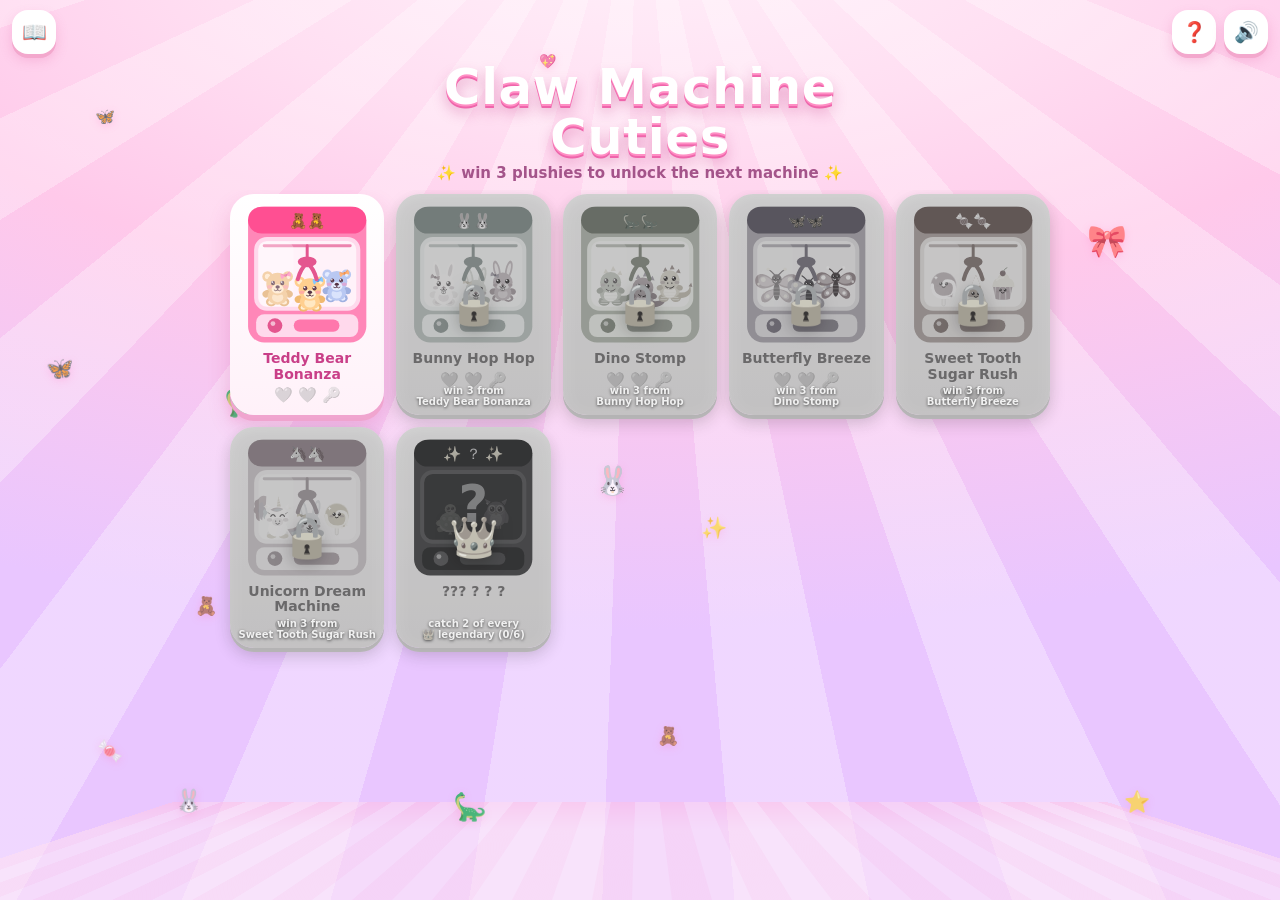
<file: index.html>
<!doctype html>
<html lang="en">
<head>
<meta charset="utf-8">
<meta name="viewport" content="width=device-width,initial-scale=1,viewport-fit=cover,maximum-scale=1,user-scalable=no">
<meta name="theme-color" content="#ffd7ec">
<meta name="description" content="Claw Machine Cuties — a super kawaii arcade of claw machines full of adorable plushies.">
<title>Claw Machine Cuties 🧸</title>
<link rel="icon" href="data:image/svg+xml,<svg xmlns='http://www.w3.org/2000/svg' viewBox='0 0 100 100'><text y='.9em' font-size='90'>🧸</text></svg>">
<style>
/* ============================================================
   CLAW MACHINE CUTIES — all art, sound and logic is hand-made.
   No images, no fonts, no libraries. Just vibes.
   ============================================================ */

*{box-sizing:border-box;-webkit-tap-highlight-color:transparent}
html,body{height:100%}
body{
  margin:0;
  font-family:ui-rounded,"SF Pro Rounded","Hiragino Maru Gothic ProN","Baloo 2",Nunito,"Comic Sans MS",system-ui,sans-serif;
  color:#5b3a52;
  background:#ffd9ee;
  overflow:hidden;
  user-select:none;
  -webkit-user-select:none;
  touch-action:manipulation;
}

/* ---------- dreamy arcade backdrop ---------- */
#bg{position:fixed;inset:0;z-index:0;overflow:hidden;
  background:
    radial-gradient(120% 80% at 50% -10%, #fff3fb 0%, #ffdff2 30%, #ffc9ea 55%, #e9c6ff 100%);
}
#bg .stripes{position:absolute;inset:-20%;opacity:.35;
  background:repeating-conic-gradient(from 0deg at 50% 0%, rgba(255,255,255,.85) 0deg 7deg, transparent 7deg 14deg);
  animation:spin 90s linear infinite;transform-origin:50% 0%}
@keyframes spin{to{transform:rotate(360deg)}}
#bg .floor{position:absolute;left:-10%;right:-10%;bottom:0;height:34%;
  background:
    linear-gradient(180deg,rgba(255,255,255,0) 0%, rgba(255,255,255,.5) 40%),
    repeating-linear-gradient(90deg,#ffc0e4 0 40px,#ffd9f0 40px 80px);
  transform:perspective(400px) rotateX(58deg);transform-origin:50% 100%;opacity:.55}
.sparkle{position:absolute;font-size:18px;opacity:.7;animation:floaty 9s ease-in-out infinite;pointer-events:none;filter:drop-shadow(0 2px 4px rgba(255,120,190,.4))}
@keyframes floaty{0%,100%{transform:translateY(0) rotate(-8deg) scale(1)}50%{transform:translateY(-26px) rotate(10deg) scale(1.15)}}

#stage{position:relative;z-index:1;height:100dvh;height:100vh}
.screen{position:absolute;inset:0;display:none;flex-direction:column;
  padding:max(8px,env(safe-area-inset-top)) 10px max(8px,env(safe-area-inset-bottom));}
.screen.on{display:flex;animation:popIn .38s cubic-bezier(.2,1.5,.4,1)}
@keyframes popIn{from{opacity:0;transform:scale(.94)}to{opacity:1;transform:scale(1)}}

/* ---------- shared chrome ---------- */
.iconbtn{
  border:none;background:#fff;color:#e0559a;font-size:20px;line-height:1;
  width:44px;height:44px;border-radius:16px;cursor:pointer;flex:0 0 auto;
  box-shadow:0 4px 0 #f3a8cd, 0 6px 12px rgba(224,85,154,.25);
  transition:transform .08s, box-shadow .08s;
  display:grid;place-items:center;
}
.iconbtn:active{transform:translateY(4px);box-shadow:0 0 0 #f3a8cd,0 2px 6px rgba(224,85,154,.25)}
.topbar{display:flex;align-items:center;gap:8px;flex:0 0 auto;padding:2px 2px 6px}
.topbar .grow{flex:1 1 auto;min-width:0}

/* ---------- lobby ---------- */
#lobby{overflow:hidden}
.title{
  text-align:center;flex:0 0 auto;
  font-size:clamp(26px,7.5vw,50px);font-weight:900;letter-spacing:.5px;line-height:1;
  color:#fff;margin:2px 0 2px;
  text-shadow:0 2px 0 #ff8ec4,0 4px 0 #ef65ab,0 8px 14px rgba(190,40,120,.35);
  animation:bounceT 3s ease-in-out infinite;
}
@keyframes bounceT{0%,100%{transform:translateY(0) rotate(-1deg)}50%{transform:translateY(-6px) rotate(1deg)}}
.subtitle{text-align:center;font-size:clamp(11px,3.2vw,15px);color:#a4548a;font-weight:800;margin-bottom:8px;flex:0 0 auto}
.lobbyScroll{flex:1 1 auto;min-height:0;overflow-y:auto;overflow-x:hidden;-webkit-overflow-scrolling:touch;padding:4px 2px 18px;scrollbar-width:thin}
.grid{display:grid;gap:12px;grid-template-columns:repeat(auto-fill,minmax(150px,1fr));max-width:820px;margin:0 auto}
.card{
  position:relative;border-radius:24px;padding:10px 10px 12px;cursor:pointer;border:none;
  background:linear-gradient(180deg,#ffffff,#fff1f9);
  box-shadow:0 6px 0 #f0a5cf,0 12px 22px rgba(196,60,133,.22);
  transition:transform .14s cubic-bezier(.2,1.6,.4,1),box-shadow .14s;
  display:flex;flex-direction:column;align-items:center;gap:6px;font-family:inherit;color:inherit;
}
.card:not(.locked):hover{transform:translateY(-4px) rotate(-1deg)}
.card:not(.locked):active{transform:translateY(4px);box-shadow:0 2px 0 #f0a5cf,0 6px 12px rgba(196,60,133,.22)}
.card .thumb{width:100%;aspect-ratio:1/1.05;border-radius:18px;overflow:hidden;display:block}
.card .nm{font-weight:900;font-size:14px;color:#c93f88;text-align:center;line-height:1.1}
.card.locked{filter:grayscale(.92) brightness(.94);cursor:not-allowed;box-shadow:0 4px 0 #cfc3cc,0 8px 16px rgba(90,60,80,.18)}
.card.locked .nm{color:#8b7b87}
.card .lock{position:absolute;inset:0;display:grid;place-items:center;font-size:40px;
  background:rgba(80,60,80,.16);border-radius:24px;filter:grayscale(0) drop-shadow(0 4px 8px rgba(0,0,0,.3))}
.card .lockhint{position:absolute;bottom:8px;left:6px;right:6px;text-align:center;font-size:10px;font-weight:900;
  color:#fff;text-shadow:0 1px 3px rgba(0,0,0,.6)}
.card.done::after{content:"⭐";position:absolute;top:-8px;right:-6px;font-size:28px;animation:floaty 3s ease-in-out infinite;filter:drop-shadow(0 3px 4px rgba(210,110,20,.5))}
.card.next{animation:wiggleCard 1.6s ease-in-out infinite}
@keyframes wiggleCard{0%,100%{transform:rotate(-1.5deg) scale(1)}50%{transform:rotate(1.5deg) scale(1.03)}}
.card.secret:not(.locked){background:linear-gradient(180deg,#f3fffb,#e4fff6);box-shadow:0 6px 0 #7fe0cf,0 12px 22px rgba(35,125,116,.24)}
.card.secret:not(.locked):active{box-shadow:0 2px 0 #7fe0cf,0 6px 12px rgba(35,125,116,.22)}
.card.secret:not(.locked) .nm{color:#1f8f83}
.card.secret:not(.locked):not(.done)::before{content:"✨";position:absolute;top:-8px;left:-6px;font-size:24px;animation:floaty 3s ease-in-out infinite;filter:drop-shadow(0 3px 4px rgba(35,125,116,.4))}
.dots{display:flex;gap:5px;justify-content:center;align-items:center}
.dots i{font-style:normal;font-size:15px;line-height:1;filter:grayscale(1) opacity(.45);transition:.2s}
.dots i.f{filter:none;transform:scale(1.18)}

/* ---------- game ---------- */
#game{padding-top:max(6px,env(safe-area-inset-top))}
.mtitle{display:flex;flex-direction:column;align-items:center;gap:3px;min-width:0}
.mtitle .nm{font-weight:900;font-size:clamp(14px,4vw,20px);color:#fff;text-shadow:0 2px 0 #ef65ab,0 4px 8px rgba(190,40,120,.4);
  white-space:nowrap;overflow:hidden;text-overflow:ellipsis;max-width:52vw}
.cabwrap{flex:1 1 auto;min-height:0;display:grid;place-items:center}
#cab{width:100%;height:100%;max-width:min(96vw,660px);display:block;filter:drop-shadow(0 14px 22px rgba(150,40,100,.3))}
.panel{flex:0 0 auto;display:flex;align-items:center;justify-content:center;gap:clamp(14px,6vw,54px);
  padding:6px 4px 4px;max-width:560px;margin:0 auto;width:100%}
#joy{width:clamp(104px,29vw,140px);height:clamp(104px,29vw,140px);touch-action:none;cursor:grab;flex:0 0 auto}
#joy:active{cursor:grabbing}
.dropbtn{
  border:none;cursor:pointer;flex:0 0 auto;font-family:inherit;
  width:clamp(104px,29vw,140px);height:clamp(104px,29vw,140px);border-radius:50%;
  font-size:clamp(17px,4.6vw,23px);font-weight:900;color:#fff;letter-spacing:1px;
  background:radial-gradient(circle at 34% 28%,#ff9ec4,#ff4f92 55%,#e01f6e);
  box-shadow:0 9px 0 #b8125a,0 14px 22px rgba(190,20,90,.4),inset 0 -6px 12px rgba(120,0,50,.3),inset 0 8px 14px rgba(255,255,255,.5);
  text-shadow:0 2px 3px rgba(140,0,60,.5);
  transition:transform .07s,box-shadow .07s;
}
.dropbtn:active,.dropbtn.pressed{transform:translateY(8px);box-shadow:0 1px 0 #b8125a,0 4px 10px rgba(190,20,90,.4),inset 0 -4px 10px rgba(120,0,50,.35)}
.dropbtn[disabled]{filter:grayscale(.6) brightness(.9);cursor:default}
.hint{position:absolute;left:0;right:0;bottom:2px;text-align:center;font-size:10px;font-weight:800;color:#b964a0;opacity:.85}

/* ---------- overlays ---------- */
svg{font-family:inherit}
.overlay{position:fixed;inset:0;z-index:40;display:none;align-items:center;justify-content:center;padding:14px;
  background:rgba(90,30,70,.5);backdrop-filter:blur(6px);-webkit-backdrop-filter:blur(6px)}
.overlay.on{display:flex}
.sheet{
  background:linear-gradient(180deg,#fff,#fff0f8);border-radius:30px;padding:16px 16px 18px;
  box-shadow:0 10px 0 #eb9cc9,0 24px 50px rgba(120,20,80,.45);
  max-width:520px;width:100%;max-height:88dvh;max-height:88vh;overflow:auto;text-align:center;
  animation:popIn .4s cubic-bezier(.2,1.6,.4,1);position:relative
}
.sheet h2{margin:2px 0 6px;font-size:clamp(22px,6.4vw,34px);color:#e0287f;text-shadow:0 2px 0 #ffd0e8}
.sheet p{margin:4px 0 10px;font-weight:800;color:#96547f;font-size:14px}
.bigbtn{
  border:none;font-family:inherit;font-weight:900;font-size:17px;color:#fff;cursor:pointer;
  padding:13px 26px;border-radius:20px;background:linear-gradient(180deg,#ff86bd,#ff3f8e);
  box-shadow:0 6px 0 #c81264,0 10px 18px rgba(190,20,90,.35);transition:transform .08s,box-shadow .08s;margin:4px
}
.bigbtn:active{transform:translateY(6px);box-shadow:0 0 0 #c81264,0 4px 8px rgba(190,20,90,.3)}
.bigbtn.alt{background:linear-gradient(180deg,#a6d8ff,#5fb0f7);box-shadow:0 6px 0 #2c7fc7,0 10px 18px rgba(30,110,180,.3)}
.bigbtn.ghost{background:linear-gradient(180deg,#fff,#ffe7f4);color:#d13c85;box-shadow:0 5px 0 #f0a9cf}

/* result banner */
#banner{position:fixed;inset:0;z-index:45;display:none;align-items:center;justify-content:center;pointer-events:none}
#banner.on{display:flex}
#banner .txt div{text-shadow:0 2px 5px rgba(90,20,60,.45);font-weight:900}
#banner .txt{font-size:clamp(34px,12vw,86px);font-weight:900;letter-spacing:1px;
  animation:bannerPop .5s cubic-bezier(.2,1.8,.4,1);text-align:center;line-height:1.05}
@keyframes bannerPop{0%{transform:scale(.3) rotate(-14deg);opacity:0}60%{transform:scale(1.12) rotate(3deg)}100%{transform:scale(1) rotate(0);opacity:1}}
.win-txt{color:#fff;text-shadow:0 3px 0 #ff5aa0,0 6px 0 #e0287f,0 12px 26px rgba(180,20,100,.6)}
.lose-txt{color:#fff;text-shadow:0 3px 0 #8ab4e8,0 6px 0 #5c86c4,0 12px 26px rgba(40,60,120,.5)}
.slip-txt{color:#fff;text-shadow:0 3px 0 #ffb14a,0 6px 0 #e9832a,0 12px 26px rgba(150,80,10,.55)}

/* toast */
#toast{position:fixed;left:0;right:0;top:calc(env(safe-area-inset-top) + 8px);z-index:60;display:flex;justify-content:center;pointer-events:none}
#toast .t{background:#fff;color:#d13c85;font-weight:900;padding:9px 18px;border-radius:18px;font-size:14px;
  box-shadow:0 5px 0 #f0a9cf,0 10px 20px rgba(180,60,120,.3);animation:toastIn .35s cubic-bezier(.2,1.7,.4,1)}
@keyframes toastIn{from{transform:translateY(-24px) scale(.8);opacity:0}to{transform:none;opacity:1}}

/* album */
#albumGrid{display:grid;gap:9px;grid-template-columns:repeat(auto-fill,minmax(74px,1fr));margin:6px 0 4px}
.slot{background:#fff6fb;border-radius:16px;padding:5px 3px 6px;box-shadow:inset 0 0 0 2px #ffd9ec;position:relative}
.slot.have{background:linear-gradient(180deg,#fff,#ffeaf6);box-shadow:inset 0 0 0 2px #ffb3da,0 3px 0 #ffcbe5}
.slot svg{width:100%;height:auto;display:block}
.slot.miss svg{filter:brightness(0) opacity(.13)}
.slot .lbl{font-size:9px;font-weight:900;color:#c9539a;margin-top:2px;line-height:1.05;
  overflow:hidden;text-overflow:ellipsis;white-space:nowrap}
.slot.miss .lbl{color:#bda8b8}
.slot .cnt{position:absolute;top:-5px;right:-4px;background:#ff4f92;color:#fff;font-size:9px;font-weight:900;
  border-radius:9px;padding:1px 6px;box-shadow:0 2px 4px rgba(180,20,90,.4)}
.albHead{display:flex;align-items:center;gap:8px;margin:14px 0 2px}
.albHead .ln{flex:1;height:3px;border-radius:2px;background:#ffd3ea}
.albHead b{font-size:13px;color:#d13c85;white-space:nowrap}

/* parade */
#parade{background:linear-gradient(180deg,#ffe6f7 0%,#ffd0ee 45%,#f6c8ff 100%);flex-direction:column;justify-content:flex-start;gap:0;padding:0}
#paradeSky{position:absolute;inset:0;overflow:hidden}
#paradeTitle{position:relative;z-index:3;margin-top:7vh;text-align:center;font-size:clamp(24px,7vw,48px);font-weight:900;color:#fff;
  text-shadow:0 3px 0 #ff5aa0,0 6px 0 #e0287f,0 14px 26px rgba(180,20,100,.5);animation:bounceT 1.8s ease-in-out infinite}
#paradeSub{position:relative;z-index:3;text-align:center;font-weight:900;color:#b64493;margin-top:6px;font-size:clamp(12px,3.4vw,17px)}
#paradeRoad{position:absolute;left:0;right:0;bottom:0;height:48%;z-index:2;overflow:hidden}
#paradeRoad .road{position:absolute;left:-10%;right:-10%;bottom:0;height:43%;
  background:linear-gradient(180deg,#e9a9dd,#c97ec0);border-top:6px solid #fff}
#paradeRoad .road::after{content:"";position:absolute;left:0;right:0;top:44%;height:6px;
  background:repeating-linear-gradient(90deg,#fff 0 28px,transparent 28px 56px);opacity:.8}
.float{position:absolute;bottom:10%;left:0;will-change:transform;
  width:clamp(118px,27vw,178px);height:clamp(140px,32vw,210px)}
.bunting{position:absolute;top:0;left:-4%;width:108%;height:52px;z-index:3;pointer-events:none}
.pcloud{position:absolute;width:120px;height:44px;background:#fff;border-radius:40px;opacity:.55;
  box-shadow:34px -15px 0 -7px #fff,-32px -11px 0 -11px #fff;animation:drift 30s linear infinite}
@keyframes drift{from{transform:translateX(-34vw)}to{transform:translateX(124vw)}}
.float .rider{animation:riderBob 1.05s ease-in-out infinite;transform-origin:50% 90%}
@keyframes riderBob{0%,100%{transform:translateY(0) rotate(-4deg)}50%{transform:translateY(-7px) rotate(4deg)}}
#paradeBtn{position:relative;z-index:5;margin-top:22px}
#modal{z-index:52}
#album{z-index:48}
#parade{z-index:44}
.confetti{position:fixed;z-index:70;pointer-events:none;font-size:16px;will-change:transform,opacity}

/* misc */
.rowbtns{display:flex;gap:8px;justify-content:center;flex-wrap:wrap;margin-top:6px}
.stat{display:inline-block;background:#fff2f9;border-radius:14px;padding:6px 12px;margin:3px;font-size:12px;font-weight:900;color:#c9539a}
.prizeShow{width:min(58vw,190px);height:auto;margin:2px auto;display:block;animation:prizeDance 1.4s ease-in-out infinite}
@keyframes prizeDance{0%,100%{transform:rotate(-5deg) translateY(0)}50%{transform:rotate(5deg) translateY(-9px)}}
@media (prefers-reduced-motion:reduce){*{animation-duration:.01ms !important;animation-iteration-count:1 !important}}
@media (max-height:560px) and (orientation:landscape){
  .title{font-size:24px}.subtitle{display:none}
}
</style>
</head>
<body>
<div id="bg"><div class="stripes"></div><div class="floor"></div></div>

<div id="stage">

  <!-- ============ LOBBY ============ -->
  <section id="lobby" class="screen on">
    <div class="topbar">
      <button class="iconbtn" id="btnAlbum" title="Collection">📖</button>
      <div class="grow"></div>
      <button class="iconbtn" id="btnHelp" title="How to play">❓</button>
      <button class="iconbtn" id="btnMute" title="Sound">🔊</button>
    </div>
    <h1 class="title">Claw Machine<br>Cuties</h1>
    <div class="subtitle">✨ win 3 plushies to unlock the next machine ✨</div>
    <div class="lobbyScroll"><div class="grid" id="machineGrid"></div></div>
  </section>

  <!-- ============ GAME ============ -->
  <section id="game" class="screen">
    <div class="topbar">
      <button class="iconbtn" id="btnBack" title="Back to arcade">←</button>
      <div class="grow mtitle">
        <div class="nm" id="mName">Teddy Bear Bonanza</div>
        <div class="dots" id="mDots"></div>
      </div>
      <button class="iconbtn" id="btnAlbum2" title="Collection">📖</button>
      <button class="iconbtn" id="btnMute2" title="Sound">🔊</button>
    </div>
    <div class="cabwrap"><svg id="cab" viewBox="0 0 640 700" preserveAspectRatio="xMidYMid meet"></svg></div>
    <div class="panel">
      <svg id="joy" viewBox="0 0 140 140"></svg>
      <button class="dropbtn" id="btnDrop">DROP</button>
    </div>
  </section>

</div>

<div id="banner"><div class="txt"></div></div>
<div id="toast"></div>

<div class="overlay" id="modal"><div class="sheet" id="modalSheet"></div></div>

<div class="overlay" id="album">
  <div class="sheet">
    <h2>📖 My Plushie Album</h2>
    <p id="albumCount"></p>
    <div id="albumBody"></div>
    <div class="rowbtns">
      <button class="bigbtn" id="albumClose">Close</button>
      <button class="bigbtn ghost" id="btnReset">Reset progress</button>
    </div>
  </div>
</div>

<div class="overlay" id="parade">
  <div id="paradeSky"></div>
  <div id="paradeTitle">🎉 PARADE! 🎉</div>
  <div id="paradeSub"></div>
  <div id="paradeRoad"><div class="road"></div></div>
  <button class="bigbtn" id="paradeBtn">Continue ➜</button>
</div>

<script>
"use strict";
/* ============================================================
   0. TINY HELPERS
   ============================================================ */
const $  = (s, r) => (r || document).querySelector(s);
const $$ = (s, r) => Array.from((r || document).querySelectorAll(s));
const clamp = (v, a, b) => v < a ? a : v > b ? b : v;
const lerp  = (a, b, t) => a + (b - a) * t;
const rand  = (a, b) => a + Math.random() * (b - a);
const randi = (a, b) => Math.floor(rand(a, b + 1));
const pick  = arr => arr[Math.floor(Math.random() * arr.length)];
const easeOut = t => 1 - Math.pow(1 - t, 3);
const easeInOut = t => t < .5 ? 2 * t * t : 1 - Math.pow(-2 * t + 2, 2) / 2;

function buzz(ms) { if (navigator.vibrate) { try { navigator.vibrate(ms); } catch (e) {} } }

/* ============================================================
   1. SOUND — everything synthesised live, zero audio files
   ============================================================ */
const Sfx = (() => {
  let ctx = null, master, musBus, sfxBus, muted = false;
  let musicTimer = null, step = 0, nextTime = 0, musicWanted = false;
  const EIGHTH = 60 / 132 / 2;

  const mtof = m => 440 * Math.pow(2, (m - 69) / 12);

  function ensure() {
    if (ctx) return ctx;
    const C = window.AudioContext || window.webkitAudioContext;
    if (!C) return null;
    ctx = new C();
    master = ctx.createGain(); master.gain.value = 0.9; master.connect(ctx.destination);
    musBus = ctx.createGain(); musBus.gain.value = 0.0; musBus.connect(master);
    sfxBus = ctx.createGain(); sfxBus.gain.value = 0.85; sfxBus.connect(master);
    return ctx;
  }

  function tone(o) {
    const c = ensure(); if (!c || muted) return;
    const t0 = o.t || c.currentTime, dur = o.dur || .18;
    const osc = c.createOscillator();
    osc.type = o.type || 'sine';
    osc.frequency.setValueAtTime(Math.max(1, o.f), t0);
    if (o.f2) osc.frequency.exponentialRampToValueAtTime(Math.max(1, o.f2), t0 + dur * (o.slide || 1));
    const g = c.createGain();
    g.gain.setValueAtTime(0.0001, t0);
    g.gain.linearRampToValueAtTime(o.v == null ? .18 : o.v, t0 + (o.a || .008));
    g.gain.exponentialRampToValueAtTime(0.0001, t0 + dur);
    osc.connect(g); g.connect(o.bus || sfxBus);
    osc.start(t0); osc.stop(t0 + dur + .04);
  }

  function noise(o) {
    const c = ensure(); if (!c || muted) return;
    const t0 = o.t || c.currentTime, dur = o.dur || .12;
    const len = Math.max(1, Math.ceil(c.sampleRate * dur));
    const buf = c.createBuffer(1, len, c.sampleRate);
    const d = buf.getChannelData(0);
    for (let i = 0; i < len; i++) d[i] = (Math.random() * 2 - 1) * (1 - i / len);
    const src = c.createBufferSource(); src.buffer = buf;
    const bp = c.createBiquadFilter();
    bp.type = o.type || 'bandpass';
    bp.frequency.setValueAtTime(o.f || 1200, t0);
    if (o.f2) bp.frequency.exponentialRampToValueAtTime(Math.max(40, o.f2), t0 + dur);
    bp.Q.value = o.q || 1;
    const g = c.createGain();
    g.gain.setValueAtTime(o.v == null ? .12 : o.v, t0);
    g.gain.exponentialRampToValueAtTime(0.0001, t0 + dur);
    src.connect(bp); bp.connect(g); g.connect(o.bus || sfxBus);
    src.start(t0); src.stop(t0 + dur + .02);
  }

  /* ---- the little arcade tune ---- */
  const CHORDS = [[60, 64, 67], [57, 60, 64], [53, 57, 60], [55, 59, 62]];
  const MELODY = [72, null, 76, 72, 79, null, 76, null,
                  74, null, 72, 74, 76, null, null, null,
                  72, null, 69, 72, 74, null, 76, null,
                  79, 77, 76, 74, 72, null, null, null];

  function scheduleStep(s, t) {
    const bar = Math.floor(s / 8) % 4, ch = CHORDS[bar], beat = s % 8;
    // bass
    if (beat % 2 === 0) tone({ f: mtof(ch[0] - 24), dur: .22, type: 'triangle', v: .16, t, bus: musBus });
    // sparkly arp
    tone({ f: mtof(ch[beat % 3] + 12), dur: .16, type: 'sine', v: .055, t, bus: musBus });
    // melody
    const m = MELODY[s % 32];
    if (m != null) tone({ f: mtof(m), dur: .19, type: 'triangle', v: .085, t, bus: musBus });
    // percussion
    if (beat === 0 || beat === 4) noise({ f: 160, f2: 60, dur: .1, v: .1, t, bus: musBus, type: 'lowpass' });
    if (beat % 2 === 1) noise({ f: 7000, dur: .03, v: .028, t, bus: musBus, q: .6 });
  }

  function musicTick() {
    const c = ensure(); if (!c) return;
    while (nextTime < c.currentTime + .18) {
      if (nextTime < c.currentTime) nextTime = c.currentTime + .05;
      scheduleStep(step, nextTime);
      step = (step + 1) % 32;
      nextTime += EIGHTH;
    }
  }

  function startMusic() {
    musicWanted = true;
    const c = ensure(); if (!c || muted) return;
    if (musicTimer) return;
    nextTime = c.currentTime + .1; step = 0;
    musBus.gain.cancelScheduledValues(c.currentTime);
    musBus.gain.setValueAtTime(0.0001, c.currentTime);
    musBus.gain.linearRampToValueAtTime(.17, c.currentTime + 1.4);
    musicTimer = setInterval(musicTick, 30);
  }
  function stopMusic() {
    musicWanted = false;
    if (musicTimer) { clearInterval(musicTimer); musicTimer = null; }
    if (ctx) { musBus.gain.cancelScheduledValues(ctx.currentTime); musBus.gain.linearRampToValueAtTime(0.0001, ctx.currentTime + .3); }
  }

  const S = {
    unlockAudio() {
      const c = ensure(); if (!c) return;
      if (c.state === 'suspended') c.resume();
      if (musicWanted && !musicTimer && !muted) startMusic();
    },
    setMuted(m) {
      muted = m;
      if (ctx) master.gain.setTargetAtTime(m ? 0 : .9, ctx.currentTime, .05);
      if (m) { if (musicTimer) { clearInterval(musicTimer); musicTimer = null; } }
      else if (musicWanted) startMusic();
    },
    music: startMusic,
    musicOff: stopMusic,

    tap()   { tone({ f: 880, f2: 1320, dur: .07, type: 'square', v: .07 }); },
    move()  { tone({ f: 520, dur: .04, type: 'square', v: .035 }); },
    press() { tone({ f: 300, f2: 620, dur: .1, type: 'square', v: .12 }); noise({ f: 2400, dur: .05, v: .05 }); },
    coin()  { const c = ensure(); if (!c) return; const t = c.currentTime;
              tone({ f: 1245, dur: .07, type: 'square', v: .11, t }); tone({ f: 1660, dur: .16, type: 'square', v: .11, t: t + .06 }); },
    whirr(dur) {
      const c = ensure(); if (!c || muted) return;
      const t0 = c.currentTime;
      tone({ f: 210, f2: 150, dur: dur, type: 'sawtooth', v: .05, t: t0 });
      noise({ f: 900, f2: 500, dur: dur, v: .05, t: t0, q: 3 });
    },
    clamp() { noise({ f: 1800, f2: 600, dur: .09, v: .16, q: 2 }); tone({ f: 420, f2: 180, dur: .1, type: 'square', v: .1 }); },
    thud()  { noise({ f: 260, f2: 80, dur: .16, v: .16, type: 'lowpass' }); },
    bonk()  { tone({ f: 300, f2: 120, dur: .13, type: 'triangle', v: .12 }); },
    lift()  { tone({ f: 380, f2: 700, dur: .35, type: 'sine', v: .07 }); },
    win() {
      const c = ensure(); if (!c) return; const t = c.currentTime;
      [0, 4, 7, 12, 16, 19].forEach((n, i) => tone({ f: mtof(72 + n), dur: .3, type: 'triangle', v: .16, t: t + i * .075 }));
      [0, 4, 7, 12].forEach((n, i) => tone({ f: mtof(84 + n), dur: .5, type: 'sine', v: .08, t: t + .45 + i * .05 }));
      noise({ f: 6000, dur: .5, v: .05, t: t + .4 });
    },
    lose() {
      const c = ensure(); if (!c) return; const t = c.currentTime;
      [64, 61, 57].forEach((n, i) => tone({ f: mtof(n), dur: .26, type: 'triangle', v: .13, t: t + i * .13 }));
    },
    slip() {
      const c = ensure(); if (!c) return; const t = c.currentTime;
      tone({ f: 900, f2: 120, dur: .45, type: 'sawtooth', v: .1, t });
      noise({ f: 300, f2: 90, dur: .2, v: .12, t: t + .4, type: 'lowpass' });
    },
    key() {
      const c = ensure(); if (!c) return; const t = c.currentTime;
      [0, 7, 12, 16].forEach((n, i) => tone({ f: mtof(76 + n), dur: .4, type: 'sine', v: .14, t: t + i * .06 }));
      noise({ f: 5200, dur: .7, v: .06, t: t + .1 });
    },
    fanfare() {
      const c = ensure(); if (!c) return; const t = c.currentTime;
      const seq = [[60, 0], [64, .12], [67, .24], [72, .36], [76, .48], [79, .6], [84, .72]];
      seq.forEach(([n, d]) => {
        tone({ f: mtof(n), dur: .5, type: 'triangle', v: .17, t: t + d });
        tone({ f: mtof(n + 12), dur: .4, type: 'sine', v: .07, t: t + d });
      });
      for (let i = 0; i < 5; i++) noise({ f: 5000 + i * 500, dur: .5, v: .05, t: t + .7 + i * .1 });
    }
  };
  return S;
})();

/* ============================================================
   2. ART — every plushie is drawn by hand in SVG paths.
   Design space: roughly -46..46 on both axes, centred on (0,0).
   ============================================================ */
const INK = '#553244';

function eye(x, y, r) {
  return `<ellipse cx="${x}" cy="${y}" rx="${r}" ry="${r * 1.12}" fill="${INK}"/>` +
         `<circle cx="${x - r * .32}" cy="${y - r * .44}" r="${r * .42}" fill="#fff"/>` +
         `<circle cx="${x + r * .3}" cy="${y + r * .36}" r="${r * .19}" fill="#fff" opacity=".85"/>`;
}
function blush(x, y, r, c) {
  return `<ellipse cx="${x}" cy="${y}" rx="${r}" ry="${r * .64}" fill="${c || '#ff87b8'}" opacity=".48"/>`;
}
function smile(x, y, w, c) {
  return `<path d="M${x - w} ${y} q${w} ${w * .9} ${w * 2} 0" stroke="${c || INK}" stroke-width="2.3" fill="none" stroke-linecap="round"/>`;
}
function bowArt(x, y, s, c, cd, rot) {
  return `<g transform="translate(${x},${y}) rotate(${rot == null ? -12 : rot}) scale(${s})">
    <path d="M0 0 L-16 -10 Q-21 0 -16 10 Z" fill="${c}"/>
    <path d="M0 0 L16 -10 Q21 0 16 10 Z" fill="${c}"/>
    <path d="M0 0 L-16 -10 Q-12 -3 -7 0 Z" fill="${cd}" opacity=".5"/>
    <path d="M0 0 L16 -10 Q12 -3 7 0 Z" fill="${cd}" opacity=".5"/>
    <circle r="5.2" fill="${cd}"/><circle cx="-1.4" cy="-1.6" r="1.6" fill="#fff" opacity=".65"/>
  </g>`;
}
function sparkleArt(x, y, s, c) {
  return `<path transform="translate(${x},${y}) scale(${s})" d="M0 -10 Q1.6 -1.6 10 0 Q1.6 1.6 0 10 Q-1.6 1.6 -10 0 Q-1.6 -1.6 0 -10 Z" fill="${c || '#fff'}"/>`;
}
/* the golden key that rides on the last plushie of every machine */
function keyArt(x, y, s) {
  return `<g transform="translate(${x},${y}) scale(${s})">
    <path d="M-2 -22 q-14 6 -6 16" stroke="#ff5c9d" stroke-width="3.4" fill="none" stroke-linecap="round"/>
    <path d="M2 -22 q14 6 6 16" stroke="#ff5c9d" stroke-width="3.4" fill="none" stroke-linecap="round"/>
    <circle cy="-2" r="9" fill="#ffd447" stroke="#e8a417" stroke-width="2.4"/>
    <circle cy="-2" r="3.4" fill="#fff5cc"/>
    <path d="M-2.6 5 h5.2 v18 h-5.2 z" fill="#ffd447" stroke="#e8a417" stroke-width="2"/>
    <path d="M2.6 13 h7 v4 h-7 z M2.6 20 h5 v4 h-5 z" fill="#ffd447" stroke="#e8a417" stroke-width="1.6"/>
    ${sparkleArt(11, -10, .5, '#fffbe6')}
  </g>`;
}

/* ---------------- TEDDY BEAR ---------------- */
function artTeddy(c) {
  return `<g>
    <ellipse cx="-27" cy="16" rx="11" ry="9" fill="${c.dark}" transform="rotate(-24 -27 16)"/>
    <ellipse cx="27" cy="16" rx="11" ry="9" fill="${c.dark}" transform="rotate(24 27 16)"/>
    <ellipse cx="-16" cy="36" rx="13" ry="11" fill="${c.dark}"/>
    <ellipse cx="16" cy="36" rx="13" ry="11" fill="${c.dark}"/>
    <ellipse cx="-16" cy="37" rx="7" ry="5.5" fill="${c.pad}"/>
    <ellipse cx="16" cy="37" rx="7" ry="5.5" fill="${c.pad}"/>
    <ellipse cx="0" cy="22" rx="25" ry="21" fill="${c.fur}"/>
    <ellipse cx="0" cy="25" rx="14" ry="12" fill="${c.pad}" opacity=".75"/>
    <circle cx="-25" cy="-27" r="13" fill="${c.fur}"/><circle cx="-25" cy="-27" r="6.6" fill="${c.pad}"/>
    <circle cx="25" cy="-27" r="13" fill="${c.fur}"/><circle cx="25" cy="-27" r="6.6" fill="${c.pad}"/>
    <circle cx="0" cy="-8" r="28" fill="${c.fur}"/>
    <ellipse cx="0" cy="4" rx="15" ry="11.5" fill="${c.pad}"/>
    <ellipse cx="0" cy="-1" rx="5.4" ry="4.2" fill="${INK}"/>
    <path d="M0 3 v3.5 M0 6.5 q-5 4.5 -8.5 .5 M0 6.5 q5 4.5 8.5 .5" stroke="${INK}" stroke-width="2.2" fill="none" stroke-linecap="round"/>
    ${eye(-11.5, -11, 5)}${eye(11.5, -11, 5)}
    ${blush(-20, -1, 7)}${blush(20, -1, 7)}
    ${bowArt(20, -30, .72, c.bow, c.bowD, -16)}
  </g>`;
}

/* ---------------- BUNNY ---------------- */
function artBunny(c) {
  return `<g>
    <g transform="rotate(-13 -11 -18)"><ellipse cx="-11" cy="-40" rx="9" ry="25" fill="${c.fur}"/><ellipse cx="-11" cy="-41" rx="4.6" ry="17" fill="${c.inner}"/></g>
    <g transform="rotate(13 11 -18)"><ellipse cx="11" cy="-40" rx="9" ry="25" fill="${c.fur}"/><ellipse cx="11" cy="-41" rx="4.6" ry="17" fill="${c.inner}"/></g>
    <circle cx="28" cy="26" r="10" fill="${c.tail || '#fff'}"/>
    <ellipse cx="-25" cy="18" rx="10" ry="8" fill="${c.dark}" transform="rotate(-20 -25 18)"/>
    <ellipse cx="25" cy="18" rx="10" ry="8" fill="${c.dark}" transform="rotate(20 25 18)"/>
    <ellipse cx="-15" cy="36" rx="13" ry="10" fill="${c.dark}"/>
    <ellipse cx="15" cy="36" rx="13" ry="10" fill="${c.dark}"/>
    <ellipse cx="-15" cy="37" rx="6.5" ry="4.8" fill="${c.inner}"/>
    <ellipse cx="15" cy="37" rx="6.5" ry="4.8" fill="${c.inner}"/>
    <ellipse cx="0" cy="22" rx="23" ry="20" fill="${c.fur}"/>
    <ellipse cx="0" cy="25" rx="13" ry="11" fill="${c.inner}" opacity=".5"/>
    <circle cx="0" cy="-6" r="26" fill="${c.fur}"/>
    <ellipse cx="-7" cy="4" rx="9" ry="7" fill="${c.pad || '#fff'}" opacity=".65"/>
    <ellipse cx="7" cy="4" rx="9" ry="7" fill="${c.pad || '#fff'}" opacity=".65"/>
    <path d="M0 -2 l4.6 3.6 h-9.2 z" fill="#ff7aa8" stroke="#ff7aa8" stroke-width="2" stroke-linejoin="round"/>
    <path d="M0 2 v3.5 M0 5.5 q-4.5 4 -7.5 .5 M0 5.5 q4.5 4 7.5 .5" stroke="${INK}" stroke-width="2" fill="none" stroke-linecap="round"/>
    <rect x="-4.6" y="9" width="9.2" height="6.5" rx="2.4" fill="#fff" stroke="${INK}" stroke-width="1.2"/>
    <path d="M0 9 v6.5" stroke="${INK}" stroke-width="1.1"/>
    ${eye(-12, -9, 5.4)}${eye(12, -9, 5.4)}
    ${blush(-20, 1, 6.5)}${blush(20, 1, 6.5)}
    ${bowArt(-21, -25, .62, c.bow, c.bowD, 18)}
  </g>`;
}

/* ---------------- DINO ---------------- */
function artDino(c) {
  return `<g>
    <path d="M20 20 q30 6 34 -18 q10 30 -26 34 z" fill="${c.dark}"/>
    <path d="M50 4 l7 -9 l3 11 z" fill="${c.spike}"/>
    <ellipse cx="-16" cy="35" rx="14" ry="11" fill="${c.dark}"/>
    <ellipse cx="16" cy="35" rx="14" ry="11" fill="${c.dark}"/>
    <path d="M-24 40 h16 M-22 34 h12" stroke="${c.belly}" stroke-width="2.4" stroke-linecap="round" opacity=".7"/>
    <path d="M8 40 h16 M10 34 h12" stroke="${c.belly}" stroke-width="2.4" stroke-linecap="round" opacity=".7"/>
    <path d="M-18 -34 l6 -12 l7 11 z M0 -40 l6 -13 l7 12 z M16 -32 l8 -10 l5 12 z" fill="${c.spike}"/>
    <ellipse cx="0" cy="14" rx="27" ry="23" fill="${c.body}"/>
    <ellipse cx="0" cy="20" rx="17" ry="15" fill="${c.belly}"/>
    <path d="M-14 12 h28 M-15 21 h30 M-13 29 h26" stroke="${c.body}" stroke-width="1.6" opacity=".28" stroke-linecap="round"/>
    <ellipse cx="-26" cy="8" rx="9" ry="7" fill="${c.dark}" transform="rotate(-28 -26 8)"/>
    <ellipse cx="26" cy="8" rx="9" ry="7" fill="${c.dark}" transform="rotate(28 26 8)"/>
    <circle cx="0" cy="-12" r="26" fill="${c.body}"/>
    <ellipse cx="0" cy="-2" rx="19" ry="14" fill="${c.body}"/>
    <ellipse cx="-5.5" cy="-4" rx="1.8" ry="2.4" fill="${INK}" opacity=".65"/>
    <ellipse cx="5.5" cy="-4" rx="1.8" ry="2.4" fill="${INK}" opacity=".65"/>
    <path d="M-11 5 q11 10 22 0" stroke="${INK}" stroke-width="2.4" fill="none" stroke-linecap="round"/>
    <path d="M-4 8.4 l0 4.4 l4 -3.4 z" fill="#fff"/>
    ${eye(-11, -16, 5.6)}${eye(11, -16, 5.6)}
    ${blush(-19, -6, 6.5)}${blush(19, -6, 6.5)}
  </g>`;
}

/* ---------------- BUTTERFLY ---------------- */
function artFly(c) {
  const wing = `
    <path d="M-3 -8 C-26 -46 -60 -36 -52 -9 C-47 6 -19 7 -3 -8 Z" fill="${c.w}"/>
    <path d="M-6 -10 C-24 -36 -48 -30 -43 -11 C-39 0 -19 1 -6 -10 Z" fill="${c.w2}" opacity=".9"/>
    <path d="M-4 4 C-25 6 -44 18 -37 33 C-31 45 -9 31 -4 12 Z" fill="${c.w}"/>
    <path d="M-6 6 C-22 9 -35 18 -30 28 C-26 35 -10 26 -6 12 Z" fill="${c.w2}" opacity=".9"/>
    <circle cx="-33" cy="-19" r="6" fill="${c.dot}" opacity=".95"/>
    <circle cx="-45" cy="-8" r="3.4" fill="${c.dot}" opacity=".8"/>
    <circle cx="-22" cy="22" r="4.6" fill="${c.dot}" opacity=".9"/>
    <circle cx="-31" cy="12" r="2.6" fill="${c.dot}" opacity=".7"/>`;
  return `<g>
    <g>${wing}</g><g transform="scale(-1,1)">${wing}</g>
    <path d="M-4 -30 q-9 -10 -16 -14" stroke="${c.body}" stroke-width="3" fill="none" stroke-linecap="round"/>
    <path d="M4 -30 q9 -10 16 -14" stroke="${c.body}" stroke-width="3" fill="none" stroke-linecap="round"/>
    <circle cx="-21" cy="-45" r="4.4" fill="${c.dot}"/><circle cx="21" cy="-45" r="4.4" fill="${c.dot}"/>
    <ellipse cx="0" cy="10" rx="8" ry="22" fill="${c.body}"/>
    <path d="M-7 2 h14 M-7.6 11 h15.2 M-6 20 h12" stroke="#fff" stroke-width="1.8" opacity=".38" stroke-linecap="round"/>
    <circle cx="0" cy="-20" r="12.5" fill="${c.body}"/>
    ${eye(-4.8, -21, 3.8)}${eye(4.8, -21, 3.8)}
    ${smile(-3, -14, 3, '#fff')}
    ${blush(-9, -15.5, 4, '#ff9dc6')}${blush(9, -15.5, 4, '#ff9dc6')}
  </g>`;
}

/* ---------------- CANDY (8 different sweets) ---------------- */
function artCandy(c) {
  const face = (y, s) => `${eye(-7 * s, y, 4 * s)}${eye(7 * s, y, 4 * s)}${smile(0, y + 8 * s, 4 * s)}${blush(-14 * s, y + 5 * s, 5 * s)}${blush(14 * s, y + 5 * s, 5 * s)}`;
  switch (c.shape) {
    case 'lolli': return `<g>
      <rect x="-4" y="4" width="8" height="42" rx="4" fill="#fff3e0" stroke="#e8d5be" stroke-width="1.6"/>
      <circle cx="0" cy="-6" r="32" fill="${c.a}"/>
      <path d="M0 -6 q0 -10 10 -10 q17 0 17 17 q0 24 -24 24 q-31 0 -31 -31" stroke="${c.b}" stroke-width="8" fill="none" stroke-linecap="round"/>
      <circle cx="0" cy="-6" r="32" fill="none" stroke="${c.b}" stroke-width="3" opacity=".5"/>
      ${face(-9, 1)}${bowArt(19, 22, .52, c.b, c.a, -30)}
      ${sparkleArt(-19, -24, .5, '#fff')}</g>`;
    case 'gum': return `<g>
      <path d="M-30 32 q-4 -50 30 -50 q34 0 30 50 z" fill="${c.a}"/>
      <path d="M-22 30 q-3 -38 22 -38 q10 0 15 10" fill="none" stroke="#fff" stroke-width="4" opacity=".35" stroke-linecap="round"/>
      <ellipse cx="0" cy="32" rx="30" ry="6" fill="${c.b}"/>
      ${[[-20, 12], [18, 4], [-6, 24], [12, 22], [24, 16], [-24, -2]].map(p => `<circle cx="${p[0]}" cy="${p[1]}" r="2" fill="#fff" opacity=".85"/>`).join('')}
      ${face(0, 1)}</g>`;
    case 'wrap': return `<g>
      <path d="M-30 -2 l-16 -16 q-4 16 0 32 z" fill="${c.b}"/>
      <path d="M30 -2 l16 -16 q4 16 0 32 z" fill="${c.b}"/>
      <path d="M-30 -14 l-8 -6 M-30 6 l-8 8 M30 -14 l8 -6 M30 6 l8 8" stroke="${c.a}" stroke-width="2" opacity=".55" stroke-linecap="round"/>
      <circle cx="0" cy="0" r="31" fill="${c.a}"/>
      <path d="M-22 -16 q22 -8 40 8" stroke="#fff" stroke-width="6" opacity=".35" fill="none" stroke-linecap="round"/>
      <path d="M-14 20 q14 8 28 -6" stroke="${c.b}" stroke-width="4" opacity=".45" fill="none" stroke-linecap="round"/>
      ${face(-4, 1)}</g>`;
    case 'corn': return `<g>
      <path d="M0 -44 q10 22 26 68 q-26 8 -52 0 q16 -46 26 -68 z" fill="#ffe98a"/>
      <path d="M0 -44 q8 18 20 52 q-20 6 -40 0 q12 -34 20 -52 z" fill="#ffab5c"/>
      <path d="M0 -44 q5 10 11 26 q-11 4 -22 0 q6 -16 11 -26 z" fill="#fffdf5"/>
      ${face(2, 1)}${sparkleArt(-20, 14, .45, '#fff')}</g>`;
    case 'macaron': return `<g>
      <path d="M-31 -4 q0 -24 31 -24 q31 0 31 24 q-31 8 -62 0 z" fill="${c.a}"/>
      <path d="M-30 10 q0 22 30 22 q30 0 30 -22 q-30 -8 -60 0 z" fill="${c.a}"/>
      <path d="M-30 -2 q30 10 60 0 q0 14 -30 14 q-30 0 -30 -14 z" fill="${c.b}"/>
      <path d="M-26 -12 q10 -8 22 -7" stroke="#fff" stroke-width="4" opacity=".4" fill="none" stroke-linecap="round"/>
      ${face(-14, .9)}</g>`;
    case 'donut': return `<g>
      <path fill="${c.a}" fill-rule="evenodd" d="M0 -32 a32 32 0 1 0 .1 0 z M0 -12 a12 12 0 1 1 -.1 0 z"/>
      <path fill="${c.b}" d="M-31 -6 q-2 -26 31 -26 q33 0 31 26 q-6 6 -14 2 q-4 -12 -17 -12 q-13 0 -17 12 q-8 4 -14 -2 z"/>
      ${[['#ff6f9c', -20, -18, 20], ['#7fd8ff', -2, -26, -14], ['#ffe066', 16, -20, 40], ['#a4f0a0', 24, -6, 8], ['#c9a4ff', -26, -4, -30]].map(s => `<rect x="${s[1]}" y="${s[2]}" width="8" height="3.4" rx="1.7" fill="${s[0]}" transform="rotate(${s[3]} ${s[1] + 4} ${s[2] + 1.7})"/>`).join('')}
      ${eye(-11, 6, 4)}${eye(11, 6, 4)}${blush(-19, 12, 5)}${blush(19, 12, 5)}
      <path d="M-5 22 q5 5 10 0" stroke="${INK}" stroke-width="2.2" fill="none" stroke-linecap="round"/></g>`;
    case 'cupcake': return `<g>
      <path d="M-26 4 h52 l-7 34 q-19 5 -38 0 z" fill="${c.b}"/>
      <path d="M-19 6 l-3 32 M-7 6 l-1 34 M7 6 l1 34 M19 6 l3 32" stroke="#fff" stroke-width="3" opacity=".45"/>
      <path d="M-28 6 q2 -20 14 -22 q4 -14 16 -13 q13 -1 16 13 q13 3 13 22 z" fill="${c.a}"/>
      <path d="M-16 -12 q8 -8 18 -6" stroke="#fff" stroke-width="4" opacity=".45" fill="none" stroke-linecap="round"/>
      <circle cx="0" cy="-30" r="7.5" fill="#ff5d7e"/><path d="M2 -36 q4 -8 9 -9" stroke="#7bbf5a" stroke-width="2.6" fill="none" stroke-linecap="round"/>
      ${face(14, .9)}</g>`;
    default: return `<g>
      <rect x="-30" y="-26" width="60" height="56" rx="18" fill="${c.a}"/>
      <rect x="-30" y="-26" width="60" height="22" rx="16" fill="#fff" opacity=".55"/>
      <rect x="-24" y="18" width="48" height="10" rx="5" fill="${c.b}" opacity=".55"/>
      ${face(-2, 1)}${sparkleArt(20, -18, .5, '#fff')}</g>`;
  }
}

/* ---------------- UNICORN ---------------- */
function artUni(c) {
  const m = c.mane;
  return `<g>
    <path d="M24 22 q28 0 34 -26 q14 32 -22 44 z" fill="${m[0]}"/>
    <path d="M28 26 q22 -2 28 -22 q8 26 -20 34 z" fill="${m[1]}"/>
    <path d="M32 30 q16 -2 22 -16 q4 18 -16 25 z" fill="${m[2]}"/>
    <ellipse cx="-15" cy="35" rx="12" ry="10" fill="${c.dark}"/>
    <ellipse cx="15" cy="35" rx="12" ry="10" fill="${c.dark}"/>
    <ellipse cx="-15" cy="39" rx="12" ry="6" fill="${c.hoof}"/>
    <ellipse cx="15" cy="39" rx="12" ry="6" fill="${c.hoof}"/>
    <ellipse cx="0" cy="21" rx="24" ry="20" fill="${c.body}"/>
    <path d="M-30 -22 q-16 6 -14 24 q-12 -2 -10 -18 q-10 -6 -2 -18 q-6 -14 8 -18 q6 -12 20 -8 z" fill="${m[0]}"/>
    <path d="M-27 -20 q-12 6 -11 20 q-8 -4 -6 -16 q-8 -6 -1 -15 q-4 -11 7 -14 z" fill="${m[1]}"/>
    <path d="M-24 -18 q-8 6 -8 16 q-6 -6 -3 -14 q-4 -8 3 -12 z" fill="${m[2]}"/>
    <path d="M-24 -28 l-4 -13 l10 6 z" fill="${c.body}"/>
    <path d="M24 -28 l4 -13 l-10 6 z" fill="${c.body}"/>
    <circle cx="0" cy="-8" r="27" fill="${c.body}"/>
    <path d="M-2 -34 l4 -26 l6 26 z" fill="${c.horn}"/>
    <path d="M-0.5 -40 l6.2 -1.6 M0.7 -47 l4.4 -1.2 M1.9 -53 l2.8 -1" stroke="#fff" stroke-width="1.8" opacity=".75" stroke-linecap="round"/>
    <path d="M-18 -26 q14 -10 32 -2 q-14 12 -32 2 z" fill="${m[0]}"/>
    <path d="M-12 -25 q12 -7 24 -2 q-12 8 -24 2 z" fill="${m[2]}" opacity=".9"/>
    <ellipse cx="0" cy="4" rx="14" ry="10" fill="${c.snout}"/>
    <ellipse cx="-5" cy="2" rx="1.7" ry="2.4" fill="${INK}" opacity=".55"/>
    <ellipse cx="5" cy="2" rx="1.7" ry="2.4" fill="${INK}" opacity=".55"/>
    <path d="M-4.5 8 q4.5 4.5 9 0" stroke="${INK}" stroke-width="2.2" fill="none" stroke-linecap="round"/>
    <path d="M-17 -10 q5.5 -8 11 0" stroke="${INK}" stroke-width="3" fill="none" stroke-linecap="round"/>
    <path d="M6 -10 q5.5 -8 11 0" stroke="${INK}" stroke-width="3" fill="none" stroke-linecap="round"/>
    <path d="M-19 -16 l-5 -3 M19 -16 l5 -3" stroke="${INK}" stroke-width="2" stroke-linecap="round" opacity=".6"/>
    ${blush(-20, -1, 7, '#ff9ec9')}${blush(20, -1, 7, '#ff9ec9')}
    ${sparkleArt(-30, -34, .55, '#fff6bd')}${sparkleArt(30, -30, .4, '#fff6bd')}
  </g>`;
}

/* ---------------- TURTLE ---------------- */
function artTurtle(c) {
  const scute = (x, y, r) => `<path d="M${x} ${(y - r).toFixed(1)} l${(r * 0.87).toFixed(1)} ${(r * 0.5).toFixed(1)} v${r} l${(-r * 0.87).toFixed(1)} ${(r * 0.5).toFixed(1)} l${(-r * 0.87).toFixed(1)} ${(-r * 0.5).toFixed(1)} v${-r} z" fill="${c.shellSpot}" opacity=".55" stroke="${c.shellDark}" stroke-width="1.4"/>`;
  return `<g>
    <ellipse cx="-27" cy="33" rx="11" ry="8" fill="${c.skinDark}" transform="rotate(-18 -27 33)"/>
    <ellipse cx="27" cy="33" rx="11" ry="8" fill="${c.skinDark}" transform="rotate(18 27 33)"/>
    <ellipse cx="-31" cy="15" rx="10" ry="8" fill="${c.skin}" transform="rotate(-34 -31 15)"/>
    <ellipse cx="31" cy="15" rx="10" ry="8" fill="${c.skin}" transform="rotate(34 31 15)"/>
    <path d="M-36 11 l-4 -3 M-37 16 h-5 M-35 21 l-4 3" stroke="${c.skinDark}" stroke-width="1.6" stroke-linecap="round" opacity=".6"/>
    <path d="M36 11 l4 -3 M37 16 h5 M35 21 l4 3" stroke="${c.skinDark}" stroke-width="1.6" stroke-linecap="round" opacity=".6"/>
    <path d="M0 39 l-6 9 h12 z" fill="${c.skin}"/>
    <ellipse cx="0" cy="23" rx="31" ry="19" fill="${c.belly}"/>
    <ellipse cx="0" cy="10" rx="31" ry="27" fill="${c.shell}"/>
    <path d="M-30 8 q30 -13 60 0" stroke="${c.shellDark}" stroke-width="2" opacity=".35" fill="none" stroke-linecap="round"/>
    ${scute(0, 4, 9)}
    ${scute(-18, 3, 7)}${scute(18, 3, 7)}
    ${scute(-12, 20, 6.5)}${scute(12, 20, 6.5)}
    ${scute(0, -12, 6.5)}
    <path d="M-24 -4 q24 -10 48 0" stroke="#fff" stroke-width="3" opacity=".25" fill="none" stroke-linecap="round"/>
    <ellipse cx="0" cy="-24" rx="16" ry="15" fill="${c.skin}"/>
    <ellipse cx="0" cy="-19" rx="11" ry="8" fill="${c.belly}" opacity=".45"/>
    ${eye(-6, -26, 4.6)}${eye(6, -26, 4.6)}
    ${smile(-4, -18, 4)}
    ${blush(-11, -20, 5, '#ff9dc6')}${blush(11, -20, 5, '#ff9dc6')}
  </g>`;
}

/* ---------------- OWL ---------------- */
function artOwl(c) {
  return `<g>
    <path d="M-13 39 v7 M-8 39 v7 M-3 39 v7" stroke="${c.beak}" stroke-width="3.2" stroke-linecap="round"/>
    <path d="M13 39 v7 M8 39 v7 M3 39 v7" stroke="${c.beak}" stroke-width="3.2" stroke-linecap="round"/>
    <path d="M-25 -20 l-7 -19 l17 9 z" fill="${c.feather}"/>
    <path d="M25 -20 l7 -19 l-17 9 z" fill="${c.feather}"/>
    <path d="M-24 -21 l-4 -11 l9 5 z" fill="${c.featherDark}" opacity=".55"/>
    <path d="M24 -21 l4 -11 l-9 5 z" fill="${c.featherDark}" opacity=".55"/>
    <ellipse cx="0" cy="10" rx="31" ry="31" fill="${c.feather}"/>
    <path d="M-29 -2 q-11 13 -5 31 q9 4 13 -2 q-7 -15 -3 -29 z" fill="${c.wing}"/>
    <path d="M29 -2 q11 13 5 31 q-9 4 -13 -2 q7 -15 3 -29 z" fill="${c.wing}"/>
    <path d="M-25 6 q-4 11 -1 22 M-20 6 q-4 11 -1 22" stroke="${c.featherDark}" stroke-width="1.5" fill="none" opacity=".45" stroke-linecap="round"/>
    <path d="M25 6 q4 11 1 22 M20 6 q4 11 1 22" stroke="${c.featherDark}" stroke-width="1.5" fill="none" opacity=".45" stroke-linecap="round"/>
    <ellipse cx="0" cy="20" rx="17" ry="19" fill="${c.belly}"/>
    <path d="M-10 12 q10 -6 20 0 M-11 21 q11 -6 22 0 M-9 29 q9 -5 18 0" stroke="${c.feather}" stroke-width="1.6" opacity=".3" fill="none" stroke-linecap="round"/>
    <ellipse cx="0" cy="-9" rx="25" ry="22" fill="${c.belly}" opacity=".5"/>
    <circle cx="-11" cy="-10" r="12.5" fill="#fff" stroke="${c.featherDark}" stroke-width="2"/>
    <circle cx="11" cy="-10" r="12.5" fill="#fff" stroke="${c.featherDark}" stroke-width="2"/>
    ${eye(-11, -9, 6.6)}${eye(11, -9, 6.6)}
    <path d="M0 -2 l-5 7 l5 3 l5 -3 z" fill="${c.beak}"/>
    ${blush(-20, 0, 5.5, '#ff9dc6')}${blush(20, 0, 5.5, '#ff9dc6')}
    ${sparkleArt(-25, -25, .45, '#fff')}
  </g>`;
}

const ARTISTS = { teddy: artTeddy, bunny: artBunny, dino: artDino, fly: artFly, candy: artCandy, uni: artUni, turtle: artTurtle, owl: artOwl };
function stuffyArt(v) { return (ARTISTS[v.type] || artTeddy)(v.c); }
function stuffySVG(v, withKey, cls) {
  return `<svg viewBox="-60 -72 120 130" class="${cls || ''}" xmlns="http://www.w3.org/2000/svg">${stuffyArt(v)}${withKey ? keyArt(28, 26, .95) : ''}</svg>`;
}

/* ============================================================
   3. THE ARCADE — machines and their plushie rosters
   ============================================================ */
const T = (fur, dark, pad, bow, bowD) => ({ fur, dark, pad, bow, bowD });
const B = (fur, dark, inner, bow, bowD, tail) => ({ fur, dark, inner, bow, bowD, tail: tail || '#fff', pad: '#fff' });
const D = (body, dark, belly, spike) => ({ body, dark, belly, spike });
const F = (w, w2, dot, body) => ({ w, w2, dot, body });
const C = (shape, a, b) => ({ shape, a, b });
const U = (body, dark, snout, hoof, horn, mane) => ({ body, dark, snout, hoof, horn, mane });
const TU = (shell, shellDark, shellSpot, skin, skinDark, belly) => ({ shell, shellDark, shellSpot, skin, skinDark, belly });
const OW = (feather, featherDark, belly, wing, beak) => ({ feather, featherDark, belly, wing, beak });

const MACHINES = [
  {
    key: 'teddy', name: 'Teddy Bear Bonanza', emoji: '🧸', tag: 'the cosiest bears in town',
    grip: 0.62, count: 12, size: 34,
    skin: { body: '#ff87b8', dark: '#e4568f', trim: '#ffd9ec', glass: '#fff2f9', light: '#ffe4f2', marquee: '#ff4f92' },
    roster: [
      { id: 't0', name: 'Honeypaw', type: 'teddy', rare: 0, c: T('#f0c08a', '#e0a96c', '#ffe6c8', '#ff87b8', '#e4568f') },
      { id: 't1', name: 'Marshmellow', type: 'teddy', rare: 0, c: T('#fff1e2', '#f3ddc7', '#fffaf3', '#7fe0c4', '#3fbfa0') },
      { id: 't2', name: 'Cocoa Puff', type: 'teddy', rare: 0, c: T('#b98058', '#a06b46', '#e8c9ab', '#c9a4ff', '#9a6ded') },
      { id: 't3', name: 'Butterscotch', type: 'teddy', rare: 0, c: T('#ffcf8f', '#f0b96f', '#fff0d4', '#86c8ff', '#4d9ce8') },
      { id: 't4', name: 'Strawberry Cream', type: 'teddy', rare: 1, c: T('#ffd3d8', '#f5b9c1', '#fff0f2', '#ffe071', '#f0bf2c') },
      { id: 't5', name: 'Caramel Chip', type: 'teddy', rare: 0, c: T('#d8a06a', '#c08b56', '#f5dcc0', '#ff8a6b', '#e85c3c') },
      { id: 't6', name: 'Blueberry Bear', type: 'teddy', rare: 1, c: T('#b9c8f2', '#9fb0e0', '#e6ecff', '#ffb37a', '#f08c42') },
      { id: 't7', name: 'Sir Roosevelt', type: 'teddy', rare: 2, c: T('#efe4d2', '#dcd0ba', '#fffaf0', '#ff4d6d', '#c81f45') }
    ]
  },
  {
    key: 'bunny', name: 'Bunny Hop Hop', emoji: '🐰', tag: 'floppy ears, fluffy tails',
    grip: 0.51, count: 13, size: 33,
    skin: { body: '#7fe0c4', dark: '#3fbfa0', trim: '#d6fff2', glass: '#f0fffa', light: '#ddfff4', marquee: '#22b892' },
    roster: [
      { id: 'b0', name: 'Mochi', type: 'bunny', rare: 0, c: B('#fffdf8', '#f0ebe0', '#ffc9dd', '#ff87b8', '#e4568f') },
      { id: 'b1', name: 'Lavender', type: 'bunny', rare: 0, c: B('#d9c9f5', '#c4b0e8', '#f0e2ff', '#a4f0a0', '#5cc75c') },
      { id: 'b2', name: 'Peaches', type: 'bunny', rare: 0, c: B('#ffd0b0', '#f0b894', '#ffeadd', '#7fd8ff', '#3aabe8') },
      { id: 'b3', name: 'Clover', type: 'bunny', rare: 1, c: B('#c8ecc0', '#aad9a0', '#eafce6', '#ffe071', '#f0bf2c') },
      { id: 'b4', name: 'Snowdrop', type: 'bunny', rare: 0, c: B('#ffffff', '#e9e9f2', '#ffd9e8', '#86c8ff', '#4d9ce8') },
      { id: 'b5', name: 'Cinnamon', type: 'bunny', rare: 0, c: B('#d9a273', '#c08b5c', '#ffd7c2', '#ff8a6b', '#e85c3c', '#ffe8d6') },
      { id: 'b6', name: 'Bubblegum', type: 'bunny', rare: 1, c: B('#ffb3d9', '#f292c4', '#fff0f7', '#c9a4ff', '#9a6ded') },
      { id: 'b7', name: 'Moonpie', type: 'bunny', rare: 2, c: B('#cfd8ef', '#b4bfdc', '#eef3ff', '#ffe071', '#e8a417') }
    ]
  },
  {
    key: 'dino', name: 'Dino Stomp', emoji: '🦕', tag: 'tiny roars, big hearts',
    grip: 0.40, count: 14, size: 35,
    skin: { body: '#8fd85f', dark: '#5fae32', trim: '#ddffc4', glass: '#f4ffea', light: '#e8ffd4', marquee: '#4a9c22' },
    roster: [
      { id: 'd0', name: 'Sprout', type: 'dino', rare: 0, c: D('#8fd85f', '#6cbb3e', '#eaffd4', '#ffe071') },
      { id: 'd1', name: 'Blueberry Rex', type: 'dino', rare: 0, c: D('#7fb8f5', '#5c96d8', '#e2f1ff', '#ffb3d9') },
      { id: 'd2', name: 'Tangerine Tail', type: 'dino', rare: 0, c: D('#ffb069', '#ef934a', '#ffe8d0', '#7fe0c4') },
      { id: 'd3', name: 'Bubble Stego', type: 'dino', rare: 1, c: D('#ff9ec9', '#ef7bb0', '#ffe3f0', '#c9a4ff') },
      { id: 'd4', name: 'Mintosaur', type: 'dino', rare: 0, c: D('#87e8cf', '#5cc9ad', '#e2fff7', '#ffd166') },
      { id: 'd5', name: 'Grape Soda', type: 'dino', rare: 0, c: D('#b79cf0', '#9679df', '#efe6ff', '#a4f0a0') },
      { id: 'd6', name: 'Sunny Spike', type: 'dino', rare: 1, c: D('#ffdf6b', '#efc73f', '#fff8d6', '#ff8a6b') },
      { id: 'd7', name: 'Rainbow Rawr', type: 'dino', rare: 2, c: D('#ffc2e0', '#e896c0', '#fff0f8', '#7fd8ff') }
    ]
  },
  {
    key: 'fly', name: 'Butterfly Breeze', emoji: '🦋', tag: 'flutter flutter, sparkle sparkle',
    grip: 0.31, count: 14, size: 33,
    skin: { body: '#c9a4ff', dark: '#9a6ded', trim: '#eee2ff', glass: '#f9f4ff', light: '#efe4ff', marquee: '#8452e0' },
    roster: [
      { id: 'f0', name: 'Flutterpuff', type: 'fly', rare: 0, c: F('#ff8fbe', '#ffc2da', '#fff0a0', '#8a5c74') },
      { id: 'f1', name: 'Skywing', type: 'fly', rare: 0, c: F('#7fc8ff', '#c2e6ff', '#fff', '#4d6f8a') },
      { id: 'f2', name: 'Buttercup', type: 'fly', rare: 0, c: F('#ffdd6b', '#fff0b8', '#ff9ec9', '#a08040') },
      { id: 'f3', name: 'Lilac Wisp', type: 'fly', rare: 1, c: F('#bb9cf5', '#ded0ff', '#fff0a0', '#6b5490') },
      { id: 'f4', name: 'Minty Moth', type: 'fly', rare: 0, c: F('#87e8cf', '#ccfff0', '#ffb3d9', '#4d8a7a') },
      { id: 'f5', name: 'Sherbet', type: 'fly', rare: 0, c: F('#ffab6b', '#ffd6b3', '#fff0a0', '#9c6438') },
      { id: 'f6', name: 'Rosewing', type: 'fly', rare: 1, c: F('#ff6f9c', '#ffb0cb', '#fff', '#8a3f5c') },
      { id: 'f7', name: 'Aurora', type: 'fly', rare: 2, c: F('#a4e8ff', '#ffd0f0', '#fff0a0', '#6b5490') }
    ]
  },
  {
    key: 'candy', name: 'Sweet Tooth Sugar Rush', emoji: '🍬', tag: 'do not lick the glass',
    grip: 0.24, count: 15, size: 32,
    skin: { body: '#ff9a7a', dark: '#ef6a4a', trim: '#ffe4d4', glass: '#fff6f0', light: '#ffe8dc', marquee: '#f0492a' },
    roster: [
      { id: 'c0', name: 'Swirlypop', type: 'candy', rare: 0, c: C('lolli', '#ff8fbe', '#fff') },
      { id: 'c1', name: 'Gummy Drop', type: 'candy', rare: 0, c: C('gum', '#8fe86f', '#5cc73c') },
      { id: 'c2', name: 'Twinkle Taffy', type: 'candy', rare: 0, c: C('wrap', '#c9a4ff', '#8f5ce0') },
      { id: 'c3', name: 'Corny', type: 'candy', rare: 0, c: C('corn', '#ffab5c', '#ffe98a') },
      { id: 'c4', name: 'Macaroon', type: 'candy', rare: 1, c: C('macaron', '#ffc8d8', '#ff8fbe') },
      { id: 'c5', name: 'Sprinkle Ring', type: 'candy', rare: 0, c: C('donut', '#e8b07a', '#ff9ec9') },
      { id: 'c6', name: 'Cupcakey', type: 'candy', rare: 1, c: C('cupcake', '#fff0a0', '#ff9ec9') },
      { id: 'c7', name: 'Mallow King', type: 'candy', rare: 2, c: C('mallow', '#ffd6e8', '#ff8fbe') }
    ]
  },
  {
    key: 'uni', name: 'Unicorn Dream Machine', emoji: '🦄', tag: 'every cutie, all at once',
    grip: 0.19, count: 16, size: 34,
    skin: { body: '#ffc2e8', dark: '#e88fc9', trim: '#fff0fa', glass: '#fdf7ff', light: '#ffeaf8', marquee: '#ff6fbe' },
    rainbow: true,
    roster: [
      { id: 'u0', name: 'Starlight', type: 'uni', rare: 0, c: U('#fffdfa', '#f0e8e0', '#ffe4ef', '#ffd447', '#ffd447', ['#ff9ec9', '#c9a4ff', '#87d8ff']) },
      { id: 'u1', name: 'Bubblegum Dream', type: 'uni', rare: 0, c: U('#ffd0e8', '#f0b0d0', '#fff0f7', '#ffd447', '#fff0a0', ['#fff0a0', '#a4f0d0', '#87c8ff']) },
      { id: 'u2', name: 'Sir Bearington', type: 'teddy', rare: 1, c: T('#f5e0c0', '#e0c9a4', '#fff8ec', '#ffd447', '#e8a417') },
      { id: 'u3', name: 'Sky Bun', type: 'bunny', rare: 1, c: B('#cfe8ff', '#aecff0', '#eaf6ff', '#ffd447', '#e8a417') },
      { id: 'u4', name: 'Dino Deluxe', type: 'dino', rare: 1, c: D('#7fe0d0', '#5cc0b0', '#e6fffa', '#ffd447') },
      { id: 'u5', name: 'Prism Wings', type: 'fly', rare: 1, c: F('#ffb3e0', '#c2e6ff', '#ffe071', '#7a5c8a') },
      { id: 'u6', name: 'Sugar Crown', type: 'candy', rare: 1, c: C('lolli', '#ffd447', '#fff6d0') },
      { id: 'u7', name: 'Celestia', type: 'uni', rare: 2, c: U('#f2eaff', '#ded0f0', '#fff0fa', '#ffd447', '#ffd447', ['#ff8fbe', '#ffd447', '#87e8cf']) }
    ]
  },
  {
    key: 'secret', name: 'Turtle & Owl Grove', emoji: '🐢', emoji2: '🦉', tag: 'a hush of shells and feathers', secret: true,
    grip: 0.22, count: 14, size: 34,
    skin: { body: '#6bd0c4', dark: '#37988e', trim: '#d6fff6', glass: '#effffb', light: '#ddfff6', marquee: '#237d74' },
    rainbow: true,
    roster: [
      { id: 's0', name: 'Pebble', type: 'turtle', rare: 0, c: TU('#8fd85f', '#5fae32', '#eaffd4', '#a4e06a', '#7cbf48', '#fff0c8') },
      { id: 's1', name: 'Whooo', type: 'owl', rare: 0, c: OW('#c9a4ff', '#9a6ded', '#f0e6ff', '#b48fe8', '#ffb347') },
      { id: 's2', name: 'Kiwi', type: 'turtle', rare: 0, c: TU('#7fe0c4', '#4fbfa0', '#e2fff7', '#ffd98a', '#eabf5c', '#fff3d8') },
      { id: 's3', name: 'Professor Hoot', type: 'owl', rare: 1, c: OW('#c69a6b', '#9c7040', '#f2e4cf', '#a9804f', '#ffb347') },
      { id: 's4', name: 'Sandy', type: 'turtle', rare: 0, c: TU('#ffcf8f', '#e8ac5c', '#fff0d4', '#9fd86a', '#79b046', '#fff6e0') },
      { id: 's5', name: 'Moonbeak', type: 'owl', rare: 0, c: OW('#7fc8ff', '#4d96e0', '#e6f3ff', '#6fb0e8', '#ffcf5c') },
      { id: 's6', name: 'Jade Dome', type: 'turtle', rare: 1, c: TU('#5fd0a8', '#39a882', '#d6fff0', '#ffd447', '#e8a417', '#eafff8') },
      { id: 's7', name: 'Athena', type: 'owl', rare: 2, c: OW('#d6c8ee', '#9f86cf', '#f3ecff', '#c6b4e6', '#ffd447') }
    ]
  }
];
const RARE_W = [1, .42, .15];
const RARE_LABEL = ['', '✨ rare', '👑 legendary'];
const WINS_NEEDED = 3;
const byId = {};
MACHINES.forEach((m, mi) => m.roster.forEach(v => { v.mi = mi; byId[v.id] = v; }));

/* the legendaries that gate the secret machine: one 👑 from each of the six
   main machines (the secret machine's own legendary is not part of the key) */
const SECRET_NEED = 2;
const LEGENDARIES = [];
MACHINES.forEach(m => { if (!m.secret) m.roster.forEach(v => { if (v.rare === 2) LEGENDARIES.push(v.id); }); });
const legendaryCount = () => LEGENDARIES.filter(id => (save.got[id] || 0) >= SECRET_NEED).length;
const legendaryComplete = () => LEGENDARIES.length > 0 && legendaryCount() === LEGENDARIES.length;
const secretMachineIndex = () => MACHINES.findIndex(m => m.secret);

function rollVariant(m) {
  let total = 0;
  for (const v of m.roster) total += RARE_W[v.rare];
  let r = Math.random() * total;
  for (const v of m.roster) { r -= RARE_W[v.rare]; if (r <= 0) return v; }
  return m.roster[0];
}

/* ============================================================
   4. SAVE DATA
   ============================================================ */
const SAVE_KEY = 'clawcuties.v1';
let save = null;
function freshSave() {
  return { unlocked: 1, wins: MACHINES.map(() => 0), got: {}, tries: 0, muted: false, seenHelp: false, done: false, secretSeen: false, secretDone: false };
}
function loadSave() {
  try {
    const raw = localStorage.getItem(SAVE_KEY);
    if (raw) {
      const s = JSON.parse(raw);
      const f = freshSave();
      save = Object.assign(f, s);
      // note: Object.assign above mutated f, so f.wins now mirrors the saved
      // array — rebuild the template straight from MACHINES instead
      if (!Array.isArray(save.wins)) save.wins = MACHINES.map(() => 0);
      else if (save.wins.length !== MACHINES.length) {
        // machine count changed (e.g. the secret grove was added) — keep old
        // progress, pad new machines with zero rather than wiping everything
        const w = MACHINES.map(() => 0);
        save.wins.forEach((x, i) => { if (i < w.length) w[i] = x; });
        save.wins = w;
      }
      if (!save.got || typeof save.got !== 'object') save.got = {};
      return;
    }
  } catch (e) {}
  save = freshSave();
}
function persist() { try { localStorage.setItem(SAVE_KEY, JSON.stringify(save)); } catch (e) {} }
const totalGot = () => Object.values(save.got).reduce((a, b) => a + b, 0);
const uniqueGot = () => Object.keys(save.got).length;

/* ordered list of every plushie the player owns (for the parade) */
function collectionList() {
  const out = [];
  MACHINES.forEach(m => m.roster.forEach(v => { const n = save.got[v.id] || 0; for (let i = 0; i < n; i++) out.push(v); }));
  return out;
}

/* ============================================================
   5. LOBBY
   ============================================================ */
function machineThumb(m, i) {
  const s = m.skin;
  const showcase = [m.roster[0], m.roster[3], m.roster[6]];
  return `<svg viewBox="0 0 100 105" class="thumb" xmlns="http://www.w3.org/2000/svg">
    <rect x="6" y="2" width="88" height="101" rx="12" fill="${s.body}"/>
    <rect x="6" y="2" width="88" height="20" rx="10" fill="${s.marquee}"/>
    <text x="50" y="16.5" font-size="11" text-anchor="middle" fill="#fff">${m.emoji}${m.emoji2 || m.emoji}</text>
    <rect x="12" y="26" width="76" height="52" rx="8" fill="${s.glass}"/>
    <rect x="12" y="26" width="76" height="52" rx="8" fill="none" stroke="${s.trim}" stroke-width="3"/>
    <g transform="translate(28,62) scale(.30)">${stuffyArt(showcase[0])}</g>
    <g transform="translate(52,66) scale(.30)">${stuffyArt(showcase[1])}</g>
    <g transform="translate(72,60) scale(.28)">${stuffyArt(showcase[2])}</g>
    <g stroke="${s.dark}" fill="none" stroke-linecap="round">
      <path d="M18 31 h64" stroke-width="2.2" opacity=".7"/>
      <path d="M50 31 v11" stroke-width="2.2"/>
      <path d="M50 44 q-5 4 -7 12 M50 44 q5 4 7 12" stroke-width="3"/>
    </g>
    <ellipse cx="50" cy="43" rx="7" ry="4" fill="${s.dark}"/>
    <rect x="14" y="28" width="26" height="48" rx="6" fill="#fff" opacity=".28"/>
    <rect x="12" y="82" width="76" height="17" rx="6" fill="${s.trim}"/>
    <circle cx="26" cy="90.5" r="5.5" fill="${s.dark}"/><circle cx="24.5" cy="89" r="1.8" fill="#fff" opacity=".6"/>
    <rect x="40" y="86" width="34" height="9" rx="4.5" fill="${s.marquee}" opacity=".7"/>
  </svg>`;
}

function isMachineLocked(m, i) {
  return m.secret ? !legendaryComplete() : (i >= save.unlocked);
}

function renderLobby() {
  const grid = $('#machineGrid');
  grid.innerHTML = MACHINES.map((m, i) => {
    const locked = isMachineLocked(m, i);
    const w = save.wins[i], done = w >= WINS_NEEDED;
    const isNext = !locked && !done && !m.secret && (i === save.unlocked - 1);
    const dots = Array.from({ length: WINS_NEEDED }, (_, k) =>
      `<i class="${k < w ? 'f' : ''}">${k === WINS_NEEDED - 1 ? '🔑' : '🩷'}</i>`).join('');
    if (m.secret && locked) {
      // keep the grove a mystery until the legendaries are all doubled up
      return `<button class="card locked secret mystery" data-i="${i}">
        ${secretMysteryThumb(m)}
        <div class="nm">??? ? ? ?</div>
        <div class="dots"></div>
        <div class="lock">👑</div>
        <div class="lockhint">catch 2 of every<br>👑 legendary (${legendaryCount()}/${LEGENDARIES.length})</div>
      </button>`;
    }
    return `<button class="card ${locked ? 'locked' : ''} ${done ? 'done' : ''} ${isNext ? 'next' : ''} ${m.secret ? 'secret' : ''}" data-i="${i}">
      ${machineThumb(m, i)}
      <div class="nm">${m.name}</div>
      <div class="dots">${dots}</div>
      ${locked ? `<div class="lock">🔒</div><div class="lockhint">win 3 from<br>${MACHINES[i - 1].name}</div>` : ''}
    </button>`;
  }).join('');
  $$('#machineGrid .card').forEach(el => el.addEventListener('click', () => {
    const i = +el.dataset.i;
    if (isMachineLocked(MACHINES[i], i)) { Sfx.bonk(); return; }
    Sfx.coin(); openMachine(i);
  }));
}

/* the locked, still-secret grove: a dark cabinet with a big ? and faint
   turtle/owl ghosts, so you know something is in there without spoiling it */
function secretMysteryThumb(m) {
  const g0 = m.roster[0], g1 = m.roster[1];
  return `<svg viewBox="0 0 100 105" class="thumb" xmlns="http://www.w3.org/2000/svg">
    <rect x="6" y="2" width="88" height="101" rx="12" fill="#465468"/>
    <rect x="6" y="2" width="88" height="20" rx="10" fill="#2f3a4a"/>
    <text x="50" y="16.5" font-size="11" text-anchor="middle" fill="#cdd7e4">✨ ？ ✨</text>
    <rect x="12" y="26" width="76" height="52" rx="8" fill="#37414f"/>
    <rect x="12" y="26" width="76" height="52" rx="8" fill="none" stroke="#586678" stroke-width="3"/>
    <g opacity=".22"><g transform="translate(33,60) scale(.26)">${stuffyArt(g0)}</g><g transform="translate(67,56) scale(.26)">${stuffyArt(g1)}</g></g>
    <text x="50" y="63" font-size="38" text-anchor="middle" font-weight="900" fill="#9fb0c4" opacity=".85">?</text>
    <rect x="12" y="82" width="76" height="17" rx="6" fill="#2f3a4a"/>
    <circle cx="26" cy="90.5" r="5.5" fill="#586678"/><circle cx="24.5" cy="89" r="1.8" fill="#fff" opacity=".5"/>
    <rect x="40" y="86" width="34" height="9" rx="4.5" fill="#586678" opacity=".7"/>
  </svg>`;
}

/* ============================================================
   6. ALBUM
   ============================================================ */
function renderAlbum() {
  // the secret grove only counts toward the total once it has been revealed
  const kindsTotal = MACHINES.reduce((n, m) => n + ((m.secret && !legendaryComplete()) ? 0 : m.roster.length), 0);
  $('#albumCount').innerHTML = `<span class="stat">🧸 ${totalGot()} caught</span>
    <span class="stat">🌈 ${uniqueGot()}/${kindsTotal} kinds</span>
    <span class="stat">🕹️ ${save.tries} tries</span>`;
  $('#albumBody').innerHTML = MACHINES.map((m, i) => {
    const locked = isMachineLocked(m, i);
    if (m.secret && locked) {
      return `<div class="albHead"><b>❓ ??? — a secret machine 🔒</b><div class="ln"></div></div>
        <p style="opacity:.62;font-size:12px;margin:2px 2px 10px">Catch 👑 <b>2 of every legendary</b> to reveal it… (${legendaryCount()}/${LEGENDARIES.length}) 🐢🦉</p>`;
    }
    return `<div class="albHead"><b>${m.emoji} ${m.name}${locked ? ' 🔒' : ''}</b><div class="ln"></div></div>
    <div class="albumGrid" style="display:grid;gap:9px;grid-template-columns:repeat(auto-fill,minmax(74px,1fr))">
    ${m.roster.map(v => {
      const n = save.got[v.id] || 0;
      return `<div class="slot ${n ? 'have' : 'miss'}">
        ${n > 1 ? `<div class="cnt">×${n}</div>` : ''}
        ${stuffySVG(v)}
        <div class="lbl">${n ? v.name : '???'}</div>
        ${n && v.rare ? `<div class="lbl" style="font-size:8px;color:#e8a417">${RARE_LABEL[v.rare]}</div>` : ''}
      </div>`;
    }).join('')}</div>`;
  }).join('');
}

/* ============================================================
   7. THE CLAW MACHINE
   world space: x -205..205, z 0(front)..150(back), y 0(floor)..up
   ============================================================ */
const SVGNS = 'http://www.w3.org/2000/svg';
const PITX = 205, PITZ = 150, FLOORY = 500, REST_Y = 296;
const HOLE = { x: -152, z: 34 };
const sOf  = z => 1 - z * 0.0017;
const projX = (x, z) => 320 + x * sOf(z);
const projY = (y, z) => FLOORY - y * sOf(z) - z * 0.60;

let M = null, mi = 0;                 // current machine
let bodies = [], nextBid = 1;
let pitG = null, clawG = null, carriageG = null, cableEl = null, prongs = [], holeShade = null;
let raf = 0, lastT = 0, running = false, lastOrder = '';

const claw = {
  x: 0, z: 78, y: REST_Y, open: 1, state: 'idle', t: 0,
  holding: null, outcome: null, slipAt: 0, fromX: 0, fromZ: 0, sway: 0, swayV: 0
};
const input = { x: 0, y: 0 };

/* ---------- cabinet chrome ---------- */
function buildCabinet(m) {
  const s = m.skin;
  const bulbs = [];
  for (let i = 0; i < 14; i++) {
    const bx = 58 + i * 38.5;
    bulbs.push(`<circle class="bulb" cx="${bx}" cy="${i % 2 ? 12 : 88}" r="5.5" fill="#fff8c4" style="animation-delay:${(i * .09).toFixed(2)}s"/>`);
  }
  const shine = `<linearGradient id="gShine" x1="0" y1="0" x2="1" y2="1">
      <stop offset="0" stop-color="#fff" stop-opacity=".55"/><stop offset=".42" stop-color="#fff" stop-opacity=".07"/>
      <stop offset=".62" stop-color="#fff" stop-opacity=".22"/><stop offset="1" stop-color="#fff" stop-opacity="0"/></linearGradient>`;
  return `<defs>
    ${shine}
    <linearGradient id="gBody" x1="0" y1="0" x2="0" y2="1"><stop offset="0" stop-color="${s.body}"/><stop offset="1" stop-color="${s.dark}"/></linearGradient>
    <linearGradient id="gBack" x1="0" y1="0" x2="0" y2="1"><stop offset="0" stop-color="${s.light}"/><stop offset="1" stop-color="${s.glass}"/></linearGradient>
    <radialGradient id="gHole"><stop offset="0" stop-color="#2b1524"/><stop offset="1" stop-color="#5a3049"/></radialGradient>
    <style>
      .bulb{animation:bulbB 1.1s ease-in-out infinite}
      @keyframes bulbB{0%,100%{opacity:.35;r:4.6}50%{opacity:1;r:6.4}}
      .marqueeTxt{font:900 27px ui-rounded,"SF Pro Rounded",Nunito,"Comic Sans MS",system-ui,sans-serif;letter-spacing:.5px}
      .plateTxt{font:900 15px ui-rounded,"SF Pro Rounded",Nunito,"Comic Sans MS",system-ui,sans-serif}
    </style>
  </defs>

  <!-- cabinet shell -->
  <rect x="34" y="2" width="572" height="694" rx="34" fill="url(#gBody)"/>
  <rect x="34" y="2" width="572" height="694" rx="34" fill="none" stroke="${s.dark}" stroke-width="5"/>
  <rect x="46" y="4" width="548" height="96" rx="26" fill="${s.marquee}"/>
  ${bulbs.join('')}
  <text class="marqueeTxt" x="320" y="60" text-anchor="middle" fill="#fff" stroke="${s.dark}" stroke-width="5" paint-order="stroke" >${m.emoji} ${m.name.toUpperCase()} ${m.emoji2 || m.emoji}</text>

  <!-- interior box -->
  <g>
    <polygon points="108,118 532,118 473,160 167,160" fill="${s.light}"/>
    <rect x="167" y="160" width="306" height="250" fill="url(#gBack)"/>
    <polygon points="108,118 167,160 167,410 115,500" fill="${s.light}" opacity=".92"/>
    <polygon points="532,118 473,160 473,410 525,500" fill="${s.light}" opacity=".78"/>
    <polygon points="115,500 525,500 473,410 167,410" fill="${s.glass}"/>
    <polygon points="115,500 525,500 473,410 167,410" fill="none" stroke="${s.trim}" stroke-width="2"/>
    <!-- polka dots on the back wall, because kawaii -->
    ${[[210, 200], [300, 240], [400, 195], [250, 300], [370, 320], [440, 265], [190, 350], [320, 180]].map((p, i) =>
      `<circle cx="${p[0]}" cy="${p[1]}" r="${8 + (i % 3) * 3}" fill="${s.trim}" opacity=".55"/>`).join('')}
    <g opacity=".8">
      <rect x="242" y="302" width="156" height="46" rx="14" fill="${s.trim}"/>
      <rect x="242" y="302" width="156" height="46" rx="14" fill="none" stroke="${s.body}" stroke-width="3"/>
      <text x="320" y="333" text-anchor="middle" font-size="21" font-weight="900" fill="${s.dark}">GRAB ME!</text>
    </g>
  </g>

  <!-- prize hole -->
  <ellipse cx="${projX(HOLE.x, HOLE.z)}" cy="${projY(0, HOLE.z)}" rx="${52 * sOf(HOLE.z)}" ry="${19 * sOf(HOLE.z)}" fill="url(#gHole)"/>
  <ellipse cx="${projX(HOLE.x, HOLE.z)}" cy="${projY(0, HOLE.z) - 3}" rx="${52 * sOf(HOLE.z)}" ry="${19 * sOf(HOLE.z)}" fill="none" stroke="${s.marquee}" stroke-width="4"/>
  <text x="${projX(HOLE.x, HOLE.z)}" y="${projY(0, HOLE.z) + 34}" text-anchor="middle" font-size="15" font-weight="900" fill="${s.dark}">PRIZE</text>

  <!-- rails -->
  <path d="M112 122 L167 158 M528 122 L473 158" stroke="${s.dark}" stroke-width="7" stroke-linecap="round" opacity=".75"/>

  <g id="pit"></g>

  <g id="gantry"></g>

  <!-- glass -->
  <rect x="108" y="112" width="424" height="396" rx="12" fill="url(#gShine)" pointer-events="none"/>
  <path d="M126 496 L232 124 L288 124 L182 496 Z" fill="#fff" opacity=".13" pointer-events="none"/>
  <path d="M300 496 L406 124 L432 124 L326 496 Z" fill="#fff" opacity=".09" pointer-events="none"/>
  <rect x="100" y="104" width="440" height="412" rx="20" fill="none" stroke="${s.trim}" stroke-width="15"/>
  <rect x="100" y="104" width="440" height="412" rx="20" fill="none" stroke="${s.dark}" stroke-width="4"/>

  <!-- base / chute -->
  <rect x="56" y="524" width="528" height="160" rx="24" fill="${s.trim}"/>
  <rect x="56" y="524" width="528" height="160" rx="24" fill="none" stroke="${s.dark}" stroke-width="4"/>
  <rect x="92" y="556" width="150" height="106" rx="16" fill="#3d2136"/>
  <rect x="92" y="556" width="150" height="52" rx="14" fill="${s.dark}" opacity=".9"/>
  <text x="167" y="590" text-anchor="middle" class="plateTxt" fill="#fff">PRIZES ↓</text>
  <g id="chuteFx"></g>
  <rect x="272" y="560" width="272" height="98" rx="16" fill="#fff" opacity=".65"/>
  <text x="408" y="600" text-anchor="middle" class="plateTxt" fill="${s.dark}">${m.tag}</text>
  <text x="408" y="634" text-anchor="middle" font-size="26">${m.emoji}💖${m.emoji}</text>`;
}

/* ---------- claw ---------- */
const CLAW_SCALE = 1.35;
function prongPath(sign, len, w, light) {
  const d = `M0 2 C${9 * sign} ${len * .38} ${20 * sign} ${len * .55} ${23 * sign} ${len}`;
  return `<path d="${d}" stroke="${light ? '#aab8d2' : '#c9d4e8'}" stroke-width="${w}" fill="none" stroke-linecap="round"/>
    <path d="${d}" stroke="#8fa0c0" stroke-width="${w * .34}" fill="none" stroke-linecap="round" opacity=".5"/>
    <circle cx="${23 * sign}" cy="${len}" r="${w * .68}" fill="${light ? '#d4dcec' : '#eaf0fb'}" stroke="#8fa0c0" stroke-width="2"/>`;
}
function buildClaw() {
  const g = document.createElementNS(SVGNS, 'g');
  g.innerHTML = `<g class="scaler">
    <g class="prong p2" opacity=".85" transform-origin="0 0">${prongPath(-.45, 34, 9, true)}</g>
    <g class="prong p0">${prongPath(-1, 42, 12)}</g>
    <g class="prong p1">${prongPath(1, 42, 12)}</g>
    <ellipse cy="-4" rx="25" ry="15" fill="#dfe7f5"/>
    <ellipse cy="-8" rx="25" ry="15" fill="#f2f6ff"/>
    <rect x="-11" y="-36" width="22" height="26" rx="7" fill="#c9d4e8"/>
    <circle cy="-2" r="6" fill="#ff8fbe"/>
    <circle cy="-2" r="2.4" fill="#fff" opacity=".7"/>
    <ellipse cx="-9" cy="-13" rx="7" ry="4" fill="#fff" opacity=".85" transform="rotate(-18 -9 -13)"/>
  </g>`;
  return g;
}

/* ---------- bodies ---------- */
function makeBody(v, x, y, z, r, keyed) {
  const g = document.createElementNS(SVGNS, 'g');
  const b = {
    id: nextBid++, v, x, y, z, r, vx: 0, vy: 0, vz: 0,
    rot: rand(-14, 14), rotv: 0, el: g, keyed: !!keyed, bob: rand(0, 6.28), held: false, gone: false
  };
  paintBody(b);
  return b;
}
function paintBody(b) {
  b.el.innerHTML = stuffyArt(b.v) + (b.keyed ? keyArt(24, 26, .82) : '');
}
function setKeyed(on) {
  bodies.forEach(b => { if (b.keyed !== on) { b.keyed = on; paintBody(b); } });
}

function spawnPit(fresh) {
  const keyed = save.wins[mi] === WINS_NEEDED - 1;
  for (let i = 0; i < M.count; i++) {
    const v = rollVariant(M);
    const r = M.size + rand(-2, 2);
    const b = makeBody(v, rand(-PITX + r + 6, PITX - r - 6), fresh ? rand(120, 460) : rand(80, 240),
      rand(r * .6, PITZ - r * .5), r, keyed);
    bodies.push(b);
    pitG.appendChild(b.el);
  }
}
/* top the pit back up after a win, so the machine never quietly gets
   easier as it empties — density is part of the difficulty */
function restock() {
  const keyed = save.wins[mi] === WINS_NEEDED - 1;
  const need = Math.max(0, (M.count - 1) - bodies.length);
  for (let i = 0; i < need; i++) {
    const v = rollVariant(M);
    const r = M.size + rand(-2, 2);
    const b = makeBody(v, rand(-PITX + r + 6, PITX - r - 6), rand(340, 470) + i * 60, rand(r * .6, PITZ - r * .5), r, keyed);
    bodies.push(b); pitG.appendChild(b.el);
  }
  if (need) setTimeout(() => Sfx.thud(), 500);
}

/* ---------- physics ---------- */
function step(dt) {
  const G = 1500;
  for (const b of bodies) {
    if (b.held) continue;
    b.vy -= G * dt;
    b.x += b.vx * dt; b.y += b.vy * dt; b.z += b.vz * dt;
    b.rot += b.rotv * dt;
    b.rotv *= .965;
    b.vx *= .995; b.vz *= .995;

    const restY = b.r * .58;
    if (b.y < restY) {
      b.y = restY;
      if (b.vy < -260) { b.rotv += b.vx * .25 + rand(-40, 40); }
      b.vy *= -0.18;
      if (Math.abs(b.vy) < 30) b.vy = 0;
      b.vx *= .74; b.vz *= .74;
      b.rotv *= .8;
    }
    const lim = PITX - b.r * .82;
    if (b.x < -lim) { b.x = -lim; b.vx = Math.abs(b.vx) * .4; b.rotv += 30; }
    if (b.x > lim) { b.x = lim; b.vx = -Math.abs(b.vx) * .4; b.rotv -= 30; }
    const zMin = b.r * .42, zMax = PITZ - b.r * .3;
    if (b.z < zMin) { b.z = zMin; b.vz = Math.abs(b.vz) * .4; }
    if (b.z > zMax) { b.z = zMax; b.vz = -Math.abs(b.vz) * .4; }
    // settle rotation upright when resting
    if (b.y <= restY + .5 && Math.abs(b.vx) < 26) b.rot = lerp(b.rot, 0, Math.min(1, dt * 2.2));
  }
  // plushie vs plushie
  for (let i = 0; i < bodies.length; i++) {
    for (let j = i + 1; j < bodies.length; j++) {
      const a = bodies[i], c = bodies[j];
      if (a.held && c.held) continue;
      let dx = c.x - a.x, dy = c.y - a.y, dz = c.z - a.z;
      const min = (a.r + c.r) * .84;
      let d2 = dx * dx + dy * dy + dz * dz;
      if (d2 >= min * min || d2 === 0) continue;
      let d = Math.sqrt(d2) || .01;
      const push = (min - d) / d * .5;
      const px = dx * push, py = dy * push, pz = dz * push;
      const aM = a.held ? 0 : 1, cM = c.held ? 0 : 1, tot = aM + cM || 1;
      a.x -= px * 2 * aM / tot; a.y -= py * 2 * aM / tot; a.z -= pz * 2 * aM / tot;
      c.x += px * 2 * cM / tot; c.y += py * 2 * cM / tot; c.z += pz * 2 * cM / tot;
      const nx = dx / d, ny = dy / d, nz = dz / d;
      const rel = (c.vx - a.vx) * nx + (c.vy - a.vy) * ny + (c.vz - a.vz) * nz;
      if (rel < 0) {
        const imp = -rel * .58;
        if (!a.held) { a.vx -= imp * nx; a.vy -= imp * ny; a.vz -= imp * nz; a.rotv -= imp * .1; }
        if (!c.held) { c.vx += imp * nx; c.vy += imp * ny; c.vz += imp * nz; c.rotv += imp * .1; }
      }
    }
  }
}

/* the claw shoves plushies around as it dives — this is what makes
   repositioning over several tries an actual strategy */
function clawShove(dt) {
  for (const b of bodies) {
    if (b.held) continue;
    const dx = b.x - claw.x, dz = b.z - claw.z, dy = b.y - claw.y;
    const hd = Math.hypot(dx, dz);
    if (hd < b.r * .8 + 16 && Math.abs(dy) < b.r + 22) {
      const f = (1 - hd / (b.r * .8 + 16)) * 340;
      const nx = hd < .01 ? rand(-1, 1) : dx / hd, nz = hd < .01 ? rand(-1, 1) : dz / hd;
      b.vx += nx * f * dt * 6; b.vz += nz * f * dt * 6;
      b.rotv += nx * 40 * dt * 6;
      if (dy > 0) b.vy += 120 * dt * 6;
    }
  }
}

/* ---------- the honest grab maths ---------- */
function evaluateGrab() {
  let best = null, bestScore = -1;
  for (const b of bodies) {
    if (b.gone) continue;
    const d = Math.hypot(b.x - claw.x, b.z - claw.z);
    const reach = b.r * .88 + 8;
    if (d > reach) continue;
    if (b.y + b.r * .9 < claw.y - 14) continue;          // claw came down beside it, not on it
    // how centred was the drop?
    const aim = clamp(1.15 - d / (reach * .78), 0, 1.15);
    // how buried is it?
    let above = 0;
    for (const o of bodies) {
      if (o === b || o.gone) continue;
      if (o.y > b.y + b.r * .5 && Math.hypot(o.x - b.x, o.z - b.z) < b.r * 1.3) above++;
    }
    const exposure = clamp(1 - .32 * above, .2, 1);
    const score = M.grip * aim * exposure;
    if (score > bestScore) { bestScore = score; best = b; }
  }
  if (!best) return { outcome: 'air', target: null, score: 0 };
  const score = clamp(bestScore, 0, .92);
  const roll = Math.random();
  let outcome;
  if (roll < score) outcome = 'win';
  else if (roll < score + .28) outcome = 'slip';
  else outcome = 'fumble';
  return { outcome, target: best, score };
}

/* ---------- claw state machine ---------- */
function dropClaw() {
  if (claw.state !== 'idle' || !running) return;
  save.tries++; persist();
  claw.state = 'falling'; claw.t = 0;
  Sfx.press(); Sfx.whirr(1.0); buzz(18);
  $('#btnDrop').disabled = true;
}

function clawTick(dt) {
  const S = claw;
  switch (S.state) {
    case 'idle': {
      const sp = 205;
      if (input.x || input.y) {
        S.x = clamp(S.x + input.x * sp * dt, -PITX + 34, PITX - 34);
        S.z = clamp(S.z - input.y * sp * dt, 12, PITZ - 12);
        S.moveSnd = (S.moveSnd || 0) + dt;
        if (S.moveSnd > .11) { S.moveSnd = 0; Sfx.move(); }
      }
      S.open = lerp(S.open, 1, Math.min(1, dt * 8));
      S.y = lerp(S.y, REST_Y, Math.min(1, dt * 8));
      break;
    }
    case 'falling': {
      S.y -= 560 * dt;
      clawShove(dt);
      let stop = 24;
      for (const b of bodies) {
        if (b.gone) continue;
        const d = Math.hypot(b.x - S.x, b.z - S.z);
        if (d < b.r * .95 + 12) stop = Math.max(stop, b.y + b.r * .92);
      }
      if (S.y <= stop) {
        S.y = stop; S.state = 'closing'; S.t = 0;
        const res = evaluateGrab();
        S.outcome = res.outcome; S.target = res.target; S.score = res.score;
        S.slipAt = rand(.28, .78);
        Sfx.clamp(); buzz(28);
      }
      break;
    }
    case 'closing': {
      S.t += dt;
      S.open = clamp(1 - S.t / .34, 0, 1);
      if (S.t >= .38) {
        if (S.outcome === 'win' || S.outcome === 'slip') {
          S.holding = S.target; S.holding.held = true;
          S.holding.vx = S.holding.vy = S.holding.vz = 0;
          S.sway = rand(-8, 8); S.swayV = 0;
        } else if (S.target) {
          // fumble: the claw nudges it and lets go. cruel, but fair.
          S.target.vy = rand(110, 200); S.target.vx = rand(-90, 90); S.target.rotv = rand(-160, 160);
        }
        S.state = 'lifting'; S.t = 0; Sfx.lift();
      }
      break;
    }
    case 'lifting': {
      S.y = Math.min(REST_Y, S.y + 300 * dt);
      if (S.holding) S.open = clamp(.16 + Math.sin(performance.now() / 90) * .015, 0, 1);
      else S.open = lerp(S.open, 1, Math.min(1, dt * 3));
      if (S.y >= REST_Y - .5) {
        S.y = REST_Y;
        if (S.holding) { S.state = 'travelling'; S.t = 0; S.fromX = S.x; S.fromZ = S.z; }
        else { finishRound(false, null); S.state = 'idle'; $('#btnDrop').disabled = false; }
      }
      break;
    }
    case 'travelling': {
      S.t += dt;
      const k = clamp(S.t / 1.5, 0, 1), e = easeInOut(k);
      S.x = lerp(S.fromX, HOLE.x, e);
      S.z = lerp(S.fromZ, HOLE.z, e);
      if (S.outcome === 'slip' && k >= S.slipAt) {
        const b = S.holding;
        b.held = false; b.vy = 20; b.vx = rand(-70, 70); b.vz = rand(-40, 40); b.rotv = rand(-220, 220);
        S.holding = null; S.open = 1;
        Sfx.slip(); buzz([30, 60, 30]);
        showBanner('SO CLOSE!', 'it slipped right out 😭', 'slip-txt', 900);
        setTimeout(() => finishRound(false, null), 950);
        S.state = 'returning'; S.t = 0; S.fromX = S.x; S.fromZ = S.z;
        break;
      }
      if (k >= 1) { S.state = 'dropping-in'; S.t = 0; }
      break;
    }
    case 'dropping-in': {
      S.t += dt;
      S.open = clamp(S.t / .3, 0, 1);
      if (S.t > .22 && S.holding) {
        const b = S.holding; b.held = false; b.gone = true; b.vy = -40; b.vx = 0; b.vz = 0;
        S.holding = null;
        const won = b.v, startY = b.y, base = (b.r / 40) * sOf(b.z);
        // tumble down into the prize hole
        const t0 = performance.now();
        const sink = () => {
          const p = clamp((performance.now() - t0) / 640, 0, 1);
          const yy = lerp(startY, -34, p * p);                    // accelerating, like gravity
          const shrink = p < .62 ? 1 : 1 - (p - .62) / .38 * .8;
          b.el.setAttribute('transform',
            `translate(${projX(b.x, b.z)},${projY(yy, b.z)}) rotate(${(p * 46).toFixed(1)}) scale(${(base * shrink).toFixed(3)})`);
          b.el.style.opacity = String(p < .72 ? 1 : Math.max(0, 1 - (p - .72) / .28));
          if (p < 1) requestAnimationFrame(sink);
          else { b.el.remove(); bodies = bodies.filter(x => x !== b); }
        };
        b.held = true; requestAnimationFrame(sink);
        setTimeout(() => { Sfx.thud(); chuteSparkle(); }, 400);
        setTimeout(() => finishRound(true, won), 560);
        S.state = 'returning'; S.t = 0; S.fromX = S.x; S.fromZ = S.z;
      }
      break;
    }
    case 'returning': {
      S.t += dt;
      const k = clamp(S.t / 1.0, 0, 1), e = easeInOut(k);
      S.x = lerp(S.fromX, 0, e); S.z = lerp(S.fromZ, 78, e);
      S.open = lerp(S.open, 1, Math.min(1, dt * 5));
      if (k >= 1) { S.state = 'idle'; $('#btnDrop').disabled = false; }
      break;
    }
  }

  // dangling plushie follows the claw with a lazy sway
  if (S.holding) {
    const b = S.holding;
    const targetX = S.x, targetZ = S.z;
    S.swayV += (targetX - (b.x)) * 18 * dt;
    S.swayV *= .93;
    b.x += S.swayV * dt * 3;
    b.x = lerp(b.x, targetX, Math.min(1, dt * 5));
    b.z = lerp(b.z, targetZ, Math.min(1, dt * 6));
    b.y = lerp(b.y, S.y - b.r * .92, Math.min(1, dt * 12));
    b.rot = lerp(b.rot, clamp((targetX - b.x) * -2.2, -22, 22), Math.min(1, dt * 6));
  }
}

/* ---------- render ---------- */
function render() {
  const order = [];
  for (const b of bodies) {
    if (b.gone) continue;
    order.push({ z: b.z, y: b.y, el: b.el, b });
  }
  // when the claw is carrying a plushie the prongs must wrap in FRONT of it
  order.push({ z: claw.holding ? claw.z - 1 : claw.z, y: claw.holding ? -9e9 : claw.y - 200, el: clawG, b: null });
  order.sort((p, q) => (q.z - p.z) || (q.y - p.y));

  const sig = order.map(o => o.b ? o.b.id : 'C').join(',');
  if (sig !== lastOrder) { lastOrder = sig; order.forEach(o => pitG.appendChild(o.el)); }

  for (const o of order) {
    const b = o.b;
    if (!b) continue;
    const sc = (b.r / 40) * sOf(b.z);
    const bob = b.held ? 0 : Math.sin(performance.now() / 520 + b.bob) * 1.2;
    b.el.setAttribute('transform',
      `translate(${projX(b.x, b.z).toFixed(2)},${(projY(b.y, b.z) + bob).toFixed(2)}) rotate(${b.rot.toFixed(1)}) scale(${sc.toFixed(3)})`);
  }

  // claw + cable + carriage
  const cs = sOf(claw.z) * CLAW_SCALE;
  const cx = projX(claw.x, claw.z), cy = projY(claw.y, claw.z);
  clawG.setAttribute('transform', `translate(${cx.toFixed(2)},${cy.toFixed(2)}) scale(${cs.toFixed(3)})`);
  // positive rotation swings the LEFT prong outward, negative the right one
  const ang = 3 + claw.open * 30;
  prongs.l.setAttribute('transform', `rotate(${ang})`);
  prongs.r.setAttribute('transform', `rotate(${-ang})`);
  prongs.b.setAttribute('transform', `rotate(${ang * .55})`);

  const t = claw.z / PITZ;
  const railY = lerp(122, 158, t);
  const xL = lerp(112, 167, t), xR = lerp(528, 473, t);
  cableEl.setAttribute('d', `M${xL} ${railY} H${xR} M${cx} ${railY} V${cy - 30 * cs}`);
  carriageG.querySelector('.car').setAttribute('transform', `translate(${cx},${railY}) scale(${cs})`);
}

function loop(now) {
  raf = requestAnimationFrame(loop);
  if (!lastT) lastT = now;
  let dt = Math.min(.05, (now - lastT) / 1000);
  lastT = now;
  let acc = dt;
  while (acc > 0) { const s = Math.min(acc, 1 / 120); step(s); clawTick(s); acc -= s; }
  render();
}

/* ============================================================
   8. JUICE — banners, confetti, sparkles, toasts
   ============================================================ */
let bannerTimer = 0;
function showBanner(txt, sub, cls, ms) {
  const b = $('#banner');
  b.querySelector('.txt').className = 'txt ' + cls;
  b.querySelector('.txt').innerHTML = txt + (sub ? `<div style="font-size:.36em;margin-top:6px;opacity:.95">${sub}</div>` : '');
  b.classList.add('on');
  clearTimeout(bannerTimer);
  bannerTimer = setTimeout(() => b.classList.remove('on'), ms || 1200);
}
function toast(msg, ms) {
  const t = $('#toast');
  t.innerHTML = `<div class="t">${msg}</div>`;
  setTimeout(() => { t.innerHTML = ''; }, ms || 1800);
}
const CONFETTI = ['💖', '⭐', '✨', '🌸', '🍬', '🎀', '💫', '🧁', '🌟', '💗'];
function confetti(n, cx, cy, power) {
  n = n || 26;
  const W = innerWidth, H = innerHeight;
  cx = cx == null ? W / 2 : cx; cy = cy == null ? H * .42 : cy;
  const parts = [];
  for (let i = 0; i < n; i++) {
    const el = document.createElement('div');
    el.className = 'confetti';
    el.textContent = pick(CONFETTI);
    el.style.left = cx + 'px'; el.style.top = cy + 'px';
    el.style.fontSize = rand(14, 30).toFixed(0) + 'px';
    document.body.appendChild(el);
    const a = rand(0, Math.PI * 2), sp = rand(180, 520) * (power || 1);
    parts.push({ el, x: 0, y: 0, vx: Math.cos(a) * sp, vy: Math.sin(a) * sp - 260, r: rand(-360, 360), rr: 0, life: 0 });
  }
  let last = performance.now();
  (function tick(now) {
    const dt = Math.min(.05, (now - last) / 1000); last = now;
    let alive = 0;
    for (const p of parts) {
      if (!p.el) continue;
      p.life += dt;
      p.vy += 1250 * dt; p.vx *= .992;
      p.x += p.vx * dt; p.y += p.vy * dt; p.rr += p.r * dt;
      p.el.style.transform = `translate(${p.x.toFixed(1)}px,${p.y.toFixed(1)}px) rotate(${p.rr.toFixed(0)}deg)`;
      p.el.style.opacity = String(clamp(1.8 - p.life, 0, 1));
      if (p.life > 1.9 || p.y > H) { p.el.remove(); p.el = null; } else alive++;
    }
    if (alive) requestAnimationFrame(tick);
  })(performance.now());
}
function chuteSparkle() {
  const fx = $('#chuteFx'); if (!fx) return;
  for (let i = 0; i < 9; i++) {
    const c = document.createElementNS(SVGNS, 'circle');
    c.setAttribute('cx', 167 + rand(-55, 55)); c.setAttribute('cy', 610 + rand(-30, 30));
    c.setAttribute('r', rand(3, 8)); c.setAttribute('fill', pick(['#fff6bd', '#ffb3d9', '#a4e8ff', '#fff']));
    fx.appendChild(c);
    const t0 = performance.now(), dx = rand(-70, 70), dy = rand(-90, -30);
    (function f(now) {
      const p = (now - t0) / 800;
      c.setAttribute('transform', `translate(${dx * p},${dy * p})`);
      c.setAttribute('opacity', String(Math.max(0, 1 - p)));
      if (p < 1) requestAnimationFrame(f); else c.remove();
    })(t0);
  }
}

/* ============================================================
   9. MODALS
   ============================================================ */
function showModal(html) { $('#modalSheet').innerHTML = html; $('#modal').classList.add('on'); }
function closeModal() { $('#modal').classList.remove('on'); }

function helpModal() {
  showModal(`<h2>How to play 🕹️</h2>
    <p>Move the claw with the <b>joystick</b> (or the <b>arrow keys</b>), then smash <b>DROP</b> (or <b>space</b>).</p>
    <p>Aim <b>dead centre</b> on a plushie sitting <b>on top of the pile</b> — that is genuinely the whole trick. Buried plushies almost never come up, but every failed grab shoves the pile around, so keep digging.</p>
    <p>Win <b>3 plushies</b> from a machine to finish it. The third one comes with a 🔑 <b>golden key</b> that unlocks the next machine… and throws a parade.</p>
    <p style="color:#c9539a">It is hard on purpose. It is not rigged. Pinky promise. 🤙</p>
    <button class="bigbtn" id="helpOk">Let's go!</button>`);
  $('#helpOk').onclick = () => { Sfx.tap(); closeModal(); };
}

function winModal(v, keyed) {
  const stars = v.rare ? `<p style="color:#e8a417;font-size:16px">${RARE_LABEL[v.rare]}!</p>` : '';
  const prog = save.wins[mi];
  const nextMain = MACHINES.slice(mi + 1).find(x => !x.secret);   // never spoil the grove
  const finale = M.secret || !nextMain;
  const keyDest = M.secret ? 'the whole arcade' : (nextMain ? nextMain.name : 'the whole arcade');
  showModal(`
    <h2>${keyed ? '🔑 KEY GET! 🔑' : '🎉 YOU WIN! 🎉'}</h2>
    ${stuffySVG(v, keyed, 'prizeShow')}
    <h2 style="font-size:22px;margin:0">${v.name}</h2>
    ${stars}
    <p>${keyed
      ? `It came with the golden key to <b>${keyDest}</b>!`
      : `Plushie ${prog} of ${WINS_NEEDED} from ${M.name}. ${prog === WINS_NEEDED - 1 ? 'The next one carries the 🔑!' : 'Keep going!'}`}</p>
    <div class="rowbtns">
      ${keyed
        ? `<button class="bigbtn" id="toParade">🎊 PARADE TIME 🎊</button>`
        : `<button class="bigbtn" id="again">Play again</button><button class="bigbtn ghost" id="toLobby">Arcade</button>`}
    </div>`);
  const again = $('#again'), lob = $('#toLobby'), par = $('#toParade');
  if (again) again.onclick = () => { Sfx.tap(); closeModal(); };
  if (lob) lob.onclick = () => { Sfx.tap(); closeModal(); goLobby(); };
  if (par) par.onclick = () => { Sfx.tap(); closeModal(); startParade(finale); };
}

function finaleModal() {
  const secretDone = save.secretDone;
  const kindsTotal = MACHINES.reduce((n, m) => n + ((m.secret && !legendaryComplete()) ? 0 : m.roster.length), 0);
  const hint = (!secretDone && !legendaryComplete())
    ? `<p style="color:#237d74">Psst… catch <b>2 of every 👑 legendary</b> and something hidden opens up. 🐢🦉</p>` : '';
  showModal(`<h2>${secretDone ? '🐢 TRUE ARCADE LEGEND 🦉' : '👑 ARCADE MASTER 👑'}</h2>
    <div style="font-size:52px;line-height:1.2">${secretDone ? '🧸🐰🦕<br>🦋🍬🦄<br>🐢🦉' : '🧸🐰🦕<br>🦋🍬🦄'}</div>
    <p>${secretDone
      ? 'You cleared <b>every machine — even the secret grove</b>. Turtles, owls and all. There is nothing left to catch.'
      : 'You cleared <b>every single machine</b>. The plushies have elected you mayor of the arcade.'}</p>
    ${hint}
    <p><span class="stat">🧸 ${totalGot()} plushies</span><span class="stat">🌈 ${uniqueGot()}/${kindsTotal} kinds</span><span class="stat">🕹️ ${save.tries} tries</span></p>
    <div class="rowbtns"><button class="bigbtn" id="fin1">Back to the arcade</button>
    <button class="bigbtn alt" id="fin2">📖 See my album</button></div>`);
  $('#fin1').onclick = () => { Sfx.tap(); closeModal(); goLobby(); };
  $('#fin2').onclick = () => { Sfx.tap(); closeModal(); goLobby(); openAlbum(); };
}

/* the big reveal, shown the first time you land in the lobby after doubling
   up every legendary */
function secretUnlockModal() {
  const idx = secretMachineIndex();
  const m = MACHINES[idx];
  const peek = [m.roster[0], m.roster[7], m.roster[3]];   // a turtle, the legendary owl, an owl
  Sfx.key();
  buzz([40, 40, 40, 40, 140]);
  showModal(`
    <h2>🐢 SECRET UNLOCKED 🦉</h2>
    <div style="display:flex;justify-content:center;align-items:flex-end;gap:2px;margin:6px 0">
      ${peek.map((v, k) => `<div style="width:${k === 1 ? 96 : 74}px">${stuffySVG(v)}</div>`).join('')}
    </div>
    <h2 style="font-size:22px;margin:0">${m.name}</h2>
    <p>You caught <b>two of every 👑 legendary</b>, so the arcade rolled out a hidden cabinet — all turtles and owls. 🐢🦉</p>
    <div class="rowbtns"><button class="bigbtn" id="secGo">🕹️ Play the grove</button>
    <button class="bigbtn ghost" id="secLater">Maybe later</button></div>`);
  $('#secGo').onclick = () => { Sfx.coin(); closeModal(); openMachine(secretMachineIndex()); };
  $('#secLater').onclick = () => { Sfx.tap(); closeModal(); };
  confetti(56, innerWidth / 2, innerHeight * .4, 1.15);
  setTimeout(() => confetti(36, innerWidth * .25, innerHeight * .5), 320);
  setTimeout(() => confetti(36, innerWidth * .75, innerHeight * .5), 560);
}

/* reveal the grove exactly once, whenever the player returns to the lobby with
   the legendary set complete (covers grinding it out over many sessions too) */
function maybeRevealSecret() {
  if (legendaryComplete() && !save.secretSeen) {
    save.secretSeen = true; persist();
    setTimeout(secretUnlockModal, 480);
  }
}

/* ============================================================
   10. ROUND RESOLUTION
   ============================================================ */
function updateDots() {
  const w = save.wins[mi];
  $('#mDots').innerHTML = Array.from({ length: WINS_NEEDED }, (_, k) =>
    `<i class="${k < w ? 'f' : ''}">${k === WINS_NEEDED - 1 ? '🔑' : '🩷'}</i>`).join('');
}

function finishRound(won, v) {
  if (!won) {
    Sfx.lose();
    showBanner('YOU LOSE', 'no plushie this time 💔', 'lose-txt', 1250);
    buzz(70);
    return;   // nothing left the pit, so nothing to restock — keep the pile the player is digging
  }
  const wasKeyRound = save.wins[mi] === WINS_NEEDED - 1;
  save.got[v.id] = (save.got[v.id] || 0) + 1;
  save.wins[mi] = Math.min(WINS_NEEDED, save.wins[mi] + 1);
  const complete = save.wins[mi] >= WINS_NEEDED && wasKeyRound;
  persist(); updateDots();

  if (complete) {
    grantUnlock();
    Sfx.key(); buzz([40, 40, 40, 40, 120]);
    showBanner('YOU WIN!', '🔑 it has the key!! 🔑', 'win-txt', 1500);
    confetti(60, innerWidth / 2, innerHeight * .4, 1.25);
    setTimeout(() => confetti(40, innerWidth * .2, innerHeight * .5), 350);
    setTimeout(() => confetti(40, innerWidth * .8, innerHeight * .5), 620);
    setTimeout(() => winModal(v, true), 1450);
  } else {
    Sfx.win(); buzz([25, 40, 25]);
    showBanner('YOU WIN!', v.name + ' is yours!', 'win-txt', 1200);
    confetti(34);
    setTimeout(() => winModal(v, false), 1150);
  }
  setTimeout(() => { setKeyed(save.wins[mi] === WINS_NEEDED - 1); restock(); }, 700);
}

/* ============================================================
   11. PARADE
   ============================================================ */
function floatSVG(v, i) {
  const hues = ['#ff8fbe', '#7fd8ff', '#a4f0a0', '#ffd447', '#c9a4ff', '#ff9a7a'];
  const h = hues[i % hues.length], h2 = hues[(i + 3) % hues.length];
  return `<svg viewBox="-64 -104 128 152" xmlns="http://www.w3.org/2000/svg" style="width:100%;height:100%;overflow:visible">
    <g class="rider"><g transform="translate(0,-46) scale(.74)">${stuffyArt(v)}</g></g>
    <path d="M-52 -8 q52 -22 104 0 l-6 18 q-46 -18 -92 0 z" fill="${h2}" opacity=".9"/>
    <path d="M-48 6 h96 l-8 26 h-80 z" fill="${h}"/>
    <path d="M-48 6 h96 l-2 7 h-92 z" fill="#fff" opacity=".55"/>
    <path d="M-44 -8 l0 14 M-22 -14 l0 20 M0 -16 l0 22 M22 -14 l0 20 M44 -8 l0 14" stroke="#fff" stroke-width="2.4" opacity=".5"/>
    ${[-36, -12, 12, 36].map((x, k) => `<path d="M${x - 9} -10 h18 l-9 14 z" fill="${k % 2 ? '#fff' : h2}"/>`).join('')}
    <circle cx="-28" cy="38" r="12" fill="#5b3a52"/><circle cx="-28" cy="38" r="5" fill="#fff"/>
    <circle cx="28" cy="38" r="12" fill="#5b3a52"/><circle cx="28" cy="38" r="5" fill="#fff"/>
    <rect x="-42" y="14" width="84" height="15" rx="7" fill="#fff" opacity=".9"/>
    <text x="0" y="25.5" text-anchor="middle" font-size="11" font-weight="900" fill="#b8437f"
      textLength="${Math.min(78, v.name.length * 6.6)}" lengthAdjust="spacingAndGlyphs">${v.name}</text>
  </svg>`;
}

let paradeRaf = 0, paradeItems = [], paradeX = 0;
function paradeLoop() {
  const road = $('#paradeRoad');
  const W = road.clientWidth || innerWidth;
  const fw = paradeItems[0] ? (paradeItems[0].offsetWidth || 120) : 120;
  const spacing = fw * 1.45;
  const total = Math.max(paradeItems.length * spacing, W + fw + 90);
  let last = performance.now();
  const tick = now => {
    const dt = Math.min(.05, (now - last) / 1000); last = now;
    paradeX += 145 * dt;
    paradeItems.forEach((el, i) => {
      let x = W + 30 - ((paradeX + i * spacing) % total);
      el.style.transform = `translateX(${x.toFixed(1)}px)`;
    });
    paradeRaf = requestAnimationFrame(tick);
  };
  cancelAnimationFrame(paradeRaf);
  paradeRaf = requestAnimationFrame(tick);
}

function startParade(finale) {
  const road = $('#paradeRoad');
  $$('.float', road).forEach(e => e.remove());
  const list = collectionList();
  const show = list.slice(-30);
  paradeItems = show.map((v, i) => {
    const d = document.createElement('div');
    d.className = 'float';
    d.innerHTML = floatSVG(v, i);
    road.appendChild(d);
    return d;
  });
  $('#paradeSky').innerHTML = `
    ${[[18, .9, 0], [46, .6, -11], [30, 1.15, -21], [58, .75, -6]].map(([top, sc, delay]) =>
      `<div class="pcloud" style="top:${top}%;transform-origin:0 0;zoom:${sc};animation-delay:${delay}s"></div>`).join('')}
    <svg class="bunting" viewBox="0 0 1200 52" preserveAspectRatio="none">
    <path d="M0 8 Q300 44 600 8 Q900 44 1200 8" stroke="#fff" stroke-width="4" fill="none"/>
    ${Array.from({ length: 24 }, (_, i) => {
      const c = ['#ff8fbe', '#ffd447', '#7fd8ff', '#a4f0a0', '#c9a4ff'][i % 5];
      const x = 25 + i * 50, t = (x % 600) / 600;
      const y = (1 - t) * (1 - t) * 8 + 2 * (1 - t) * t * 44 + t * t * 8;   // sag of the swag
      return `<path d="M${x - 14} ${y} h28 l-14 25 z" fill="${c}" opacity=".95"/>`;
    }).join('')}</svg>`;
  paradeX = (road.clientWidth || innerWidth) * .8;
  paradeLoop();
  const nextM = finale ? null : (MACHINES[mi + 1] || null);
  $('#paradeSub').innerHTML = finale
    ? `every cutie you rescued 💖 <b>${list.length}</b> plushies strong`
    : (nextM ? `🔓 <b>${nextM.name}</b> is unlocked!<br>here come your <b>${list.length}</b> plushies!` : `your <b>${list.length}</b> plushies say thank you!`);
  $('#paradeTitle').innerHTML = finale ? '👑 GRAND PARADE 👑' : '🎉 PARADE! 🎉';
  $('#parade').classList.add('on');
  Sfx.fanfare();
  buzz([40, 60, 40, 60, 40]);
  let bursts = 0;
  const iv = setInterval(() => {
    confetti(18, rand(0, innerWidth), rand(innerHeight * .2, innerHeight * .5), .8);
    if (++bursts > 7) clearInterval(iv);
  }, 700);
  $('#parade').dataset.finale = finale ? '1' : '';
}

function endParade() {
  $('#parade').classList.remove('on');
  const finale = $('#parade').dataset.finale === '1';
  cancelAnimationFrame(paradeRaf); paradeRaf = 0; paradeItems = [];
  $$('#paradeRoad .float').forEach(e => e.remove());
  if (finale) { finaleModal(); return; }
  goLobby();
  setTimeout(() => {
    const card = $(`#machineGrid .card[data-i="${save.unlocked - 1}"]`);
    if (card) card.scrollIntoView({ behavior: 'smooth', block: 'center' });
  }, 120);
}

/* unlock happens the moment the key is won, the parade just celebrates it */
function grantUnlock() {
  if (save.wins[mi] < WINS_NEEDED) return;
  const m = MACHINES[mi];
  if (m.secret) {                       // the grove is its own private victory lap
    if (!save.secretDone) { save.secretDone = true; persist(); }
    return;
  }
  const nextMain = MACHINES.slice(mi + 1).find(x => !x.secret);
  if (nextMain && save.unlocked < mi + 2) {   // roll the sequential arcade forward
    save.unlocked = mi + 2; persist();
  } else if (!nextMain && !save.done) {        // cleared the last main machine
    save.done = true; persist();
  }
}

/* ============================================================
   12. SCREENS
   ============================================================ */
function show(id) {
  $$('.screen').forEach(s => s.classList.toggle('on', s.id === id));
}
function goLobby() {
  running = false;
  cancelAnimationFrame(raf); raf = 0; lastT = 0;
  renderLobby();
  show('lobby');
  maybeRevealSecret();
}
function openMachine(i) {
  mi = i; M = MACHINES[i];
  const cab = $('#cab');
  cab.innerHTML = buildCabinet(M);
  pitG = $('#pit', cab);
  const gan = $('#gantry', cab);
  gan.innerHTML = `<path class="cable" d="" stroke="#9fadc7" stroke-width="4.5" fill="none" stroke-linecap="round"/>
    <g class="car"><rect x="-24" y="-14" width="48" height="28" rx="9" fill="#dbe3f2" stroke="#9fadc7" stroke-width="3"/>
    <circle cx="-12" cy="0" r="4.2" fill="#ff8fbe"/><circle cx="12" cy="0" r="4.2" fill="#7fd8ff"/>
    <rect x="-8" y="-20" width="16" height="8" rx="4" fill="#9fadc7"/></g>`;
  cableEl = $('.cable', gan); carriageG = gan;

  bodies = []; nextBid = 1; lastOrder = '';
  clawG = buildClaw();
  pitG.appendChild(clawG);
  prongs = { l: $('.p0', clawG), r: $('.p1', clawG), b: $('.p2', clawG) };
  spawnPit(true);

  claw.x = 0; claw.z = 78; claw.y = REST_Y; claw.open = 1;
  claw.state = 'idle'; claw.holding = null; claw.outcome = null; claw.t = 0;
  input.x = input.y = 0; setKnob(0, 0);

  $('#mName').textContent = M.name;
  updateDots();
  $('#btnDrop').disabled = false;
  show('game');
  running = true; lastT = 0;
  cancelAnimationFrame(raf); raf = requestAnimationFrame(loop);

  if (!save.seenHelp) { save.seenHelp = true; persist(); setTimeout(helpModal, 320); }
  else toast(`${M.emoji} ${M.name} — ${save.wins[mi]}/${WINS_NEEDED}`, 1600);
}

function openAlbum() { renderAlbum(); $('#album').classList.add('on'); }

/* ============================================================
   13. CONTROLS
   ============================================================ */
const JOY_R = 40;
function buildJoystick() {
  $('#joy').innerHTML = `
    <circle cx="70" cy="70" r="60" fill="#ffd9ec"/>
    <circle cx="70" cy="70" r="60" fill="none" stroke="#f3a8cd" stroke-width="5"/>
    <circle cx="70" cy="70" r="46" fill="#fff3fa"/>
    <g fill="#f3a8cd">
      <path d="M70 16 l9 12 h-18 z"/><path d="M70 124 l9 -12 h-18 z"/>
      <path d="M16 70 l12 9 v-18 z"/><path d="M124 70 l-12 9 v-18 z"/>
    </g>
    <g class="knob">
      <ellipse cx="70" cy="86" rx="22" ry="9" fill="#c9377f" opacity=".28"/>
      <rect x="62" y="52" width="16" height="34" rx="8" fill="#e8e8f2"/>
      <circle cx="70" cy="52" r="26" fill="#ff5c9d"/>
      <circle cx="70" cy="52" r="26" fill="none" stroke="#d22f74" stroke-width="3"/>
      <ellipse cx="61" cy="42" rx="9" ry="6" fill="#fff" opacity=".6" transform="rotate(-25 61 42)"/>
      <circle cx="63" cy="50" r="3.2" fill="#5b3a52"/><circle cx="77" cy="50" r="3.2" fill="#5b3a52"/>
      <path d="M66 58 q4 4 8 0" stroke="#5b3a52" stroke-width="2.4" fill="none" stroke-linecap="round"/>
    </g>`;
}
function setKnob(nx, ny) {
  const k = $('.knob', $('#joy'));
  if (k) k.setAttribute('transform', `translate(${(nx * 15).toFixed(1)},${(ny * 13).toFixed(1)}) rotate(${(nx * 7).toFixed(1)} 70 86)`);
}
function setInput(nx, ny) {
  const m = Math.hypot(nx, ny);
  if (m > 1) { nx /= m; ny /= m; }
  input.x = Math.abs(nx) < .18 ? 0 : nx;
  input.y = Math.abs(ny) < .18 ? 0 : ny;
  setKnob(input.x, input.y);
}
function wireJoystick() {
  const el = $('#joy');
  let active = false;
  const at = e => {
    const r = el.getBoundingClientRect();
    const cx = r.left + r.width / 2, cy = r.top + r.height / 2;
    const scale = r.width / 140;
    setInput((e.clientX - cx) / (JOY_R * scale), (e.clientY - cy) / (JOY_R * scale));
  };
  el.addEventListener('pointerdown', e => { active = true; el.setPointerCapture(e.pointerId); at(e); Sfx.unlockAudio(); e.preventDefault(); });
  el.addEventListener('pointermove', e => { if (active) at(e); });
  const up = () => { active = false; setInput(0, 0); };
  el.addEventListener('pointerup', up);
  el.addEventListener('pointercancel', up);
  el.addEventListener('lostpointercapture', up);
}
const keyMap = { ArrowLeft: 'l', KeyA: 'l', ArrowRight: 'r', KeyD: 'r', ArrowUp: 'u', KeyW: 'u', ArrowDown: 'd', KeyS: 'd' };
const held = {};
function applyKeys() {
  if (!$('#game').classList.contains('on')) return;
  setInput((held.r ? 1 : 0) - (held.l ? 1 : 0), (held.d ? 1 : 0) - (held.u ? 1 : 0));
}
addEventListener('keydown', e => {
  Sfx.unlockAudio();
  if ($('#modal').classList.contains('on') || $('#album').classList.contains('on')) {
    if (e.code === 'Escape') { closeModal(); $('#album').classList.remove('on'); }
    return;
  }
  if ($('#parade').classList.contains('on')) {
    if (e.code === 'Space' || e.code === 'Enter') { e.preventDefault(); endParade(); }
    return;
  }
  const k = keyMap[e.code];
  if (k) { held[k] = true; applyKeys(); e.preventDefault(); return; }
  if ((e.code === 'Space' || e.code === 'Enter') && $('#game').classList.contains('on')) {
    e.preventDefault();
    const btn = $('#btnDrop');
    btn.classList.add('pressed'); setTimeout(() => btn.classList.remove('pressed'), 130);
    dropClaw();
  }
  if (e.code === 'Escape' && $('#game').classList.contains('on')) goLobby();
});
addEventListener('keyup', e => { const k = keyMap[e.code]; if (k) { held[k] = false; applyKeys(); } });
addEventListener('blur', () => { held.l = held.r = held.u = held.d = false; setInput(0, 0); });

/* ============================================================
   14. BOOT
   ============================================================ */
function sprinkleBackdrop() {
  const bg = $('#bg'), em = ['🧸', '🐰', '🦕', '🦋', '🍬', '🦄', '💖', '⭐', '🎀', '✨'];
  for (let i = 0; i < 14; i++) {
    const s = document.createElement('div');
    s.className = 'sparkle';
    s.textContent = em[i % em.length];
    s.style.left = rand(2, 94).toFixed(1) + '%';
    s.style.top = rand(4, 92).toFixed(1) + '%';
    s.style.fontSize = rand(14, 34).toFixed(0) + 'px';
    s.style.animationDelay = (-rand(0, 9)).toFixed(1) + 's';
    s.style.animationDuration = rand(7, 13).toFixed(1) + 's';
    bg.appendChild(s);
  }
}
function setMuteUI() {
  const icon = save.muted ? '🔇' : '🔊';
  $('#btnMute').textContent = icon; $('#btnMute2').textContent = icon;
  Sfx.setMuted(save.muted);
}

function boot() {
  loadSave();
  sprinkleBackdrop();
  buildJoystick();
  wireJoystick();
  renderLobby();
  setMuteUI();
  maybeRevealSecret();   // returning players who already earned it get the reveal

  $('#btnDrop').addEventListener('pointerdown', e => { e.preventDefault(); Sfx.unlockAudio(); dropClaw(); });
  $('#btnBack').onclick = () => { Sfx.tap(); goLobby(); };
  $('#btnHelp').onclick = () => { Sfx.tap(); helpModal(); };
  $('#btnAlbum').onclick = () => { Sfx.tap(); openAlbum(); };
  $('#btnAlbum2').onclick = () => { Sfx.tap(); openAlbum(); };
  $('#albumClose').onclick = () => { Sfx.tap(); $('#album').classList.remove('on'); };
  $('#btnReset').onclick = () => {
    showModal(`<h2>Start over? 🥺</h2><p>This wipes every plushie, key and unlocked machine. Forever!</p>
      <div class="rowbtns"><button class="bigbtn ghost" id="rNo">No, keep them</button>
      <button class="bigbtn" id="rYes">Yes, reset</button></div>`);
    $('#rNo').onclick = () => { Sfx.tap(); closeModal(); };
    $('#rYes').onclick = () => {
      Sfx.bonk(); save = freshSave(); persist();
      closeModal(); $('#album').classList.remove('on'); setMuteUI(); goLobby();
      toast('fresh arcade, fresh luck ✨');
    };
  };
  const toggleMute = () => { save.muted = !save.muted; persist(); setMuteUI(); if (!save.muted) { Sfx.unlockAudio(); Sfx.tap(); } };
  $('#btnMute').onclick = toggleMute;
  $('#btnMute2').onclick = toggleMute;
  $('#paradeBtn').onclick = () => { Sfx.tap(); endParade(); };
  $('#banner').addEventListener('pointerdown', () => $('#banner').classList.remove('on'));

  // audio needs a gesture on basically every platform
  const kick = () => {
    Sfx.unlockAudio(); Sfx.music();
    document.removeEventListener('pointerdown', kick);
    document.removeEventListener('keydown', kick);
  };
  document.addEventListener('pointerdown', kick);
  document.addEventListener('keydown', kick);   // desktop players may never tap

  document.addEventListener('visibilitychange', () => {
    if (document.hidden) { Sfx.musicOff(); }
    else if (!save.muted) { Sfx.music(); }
  });
}
boot();
</script>
</body>
</html>
</file>
